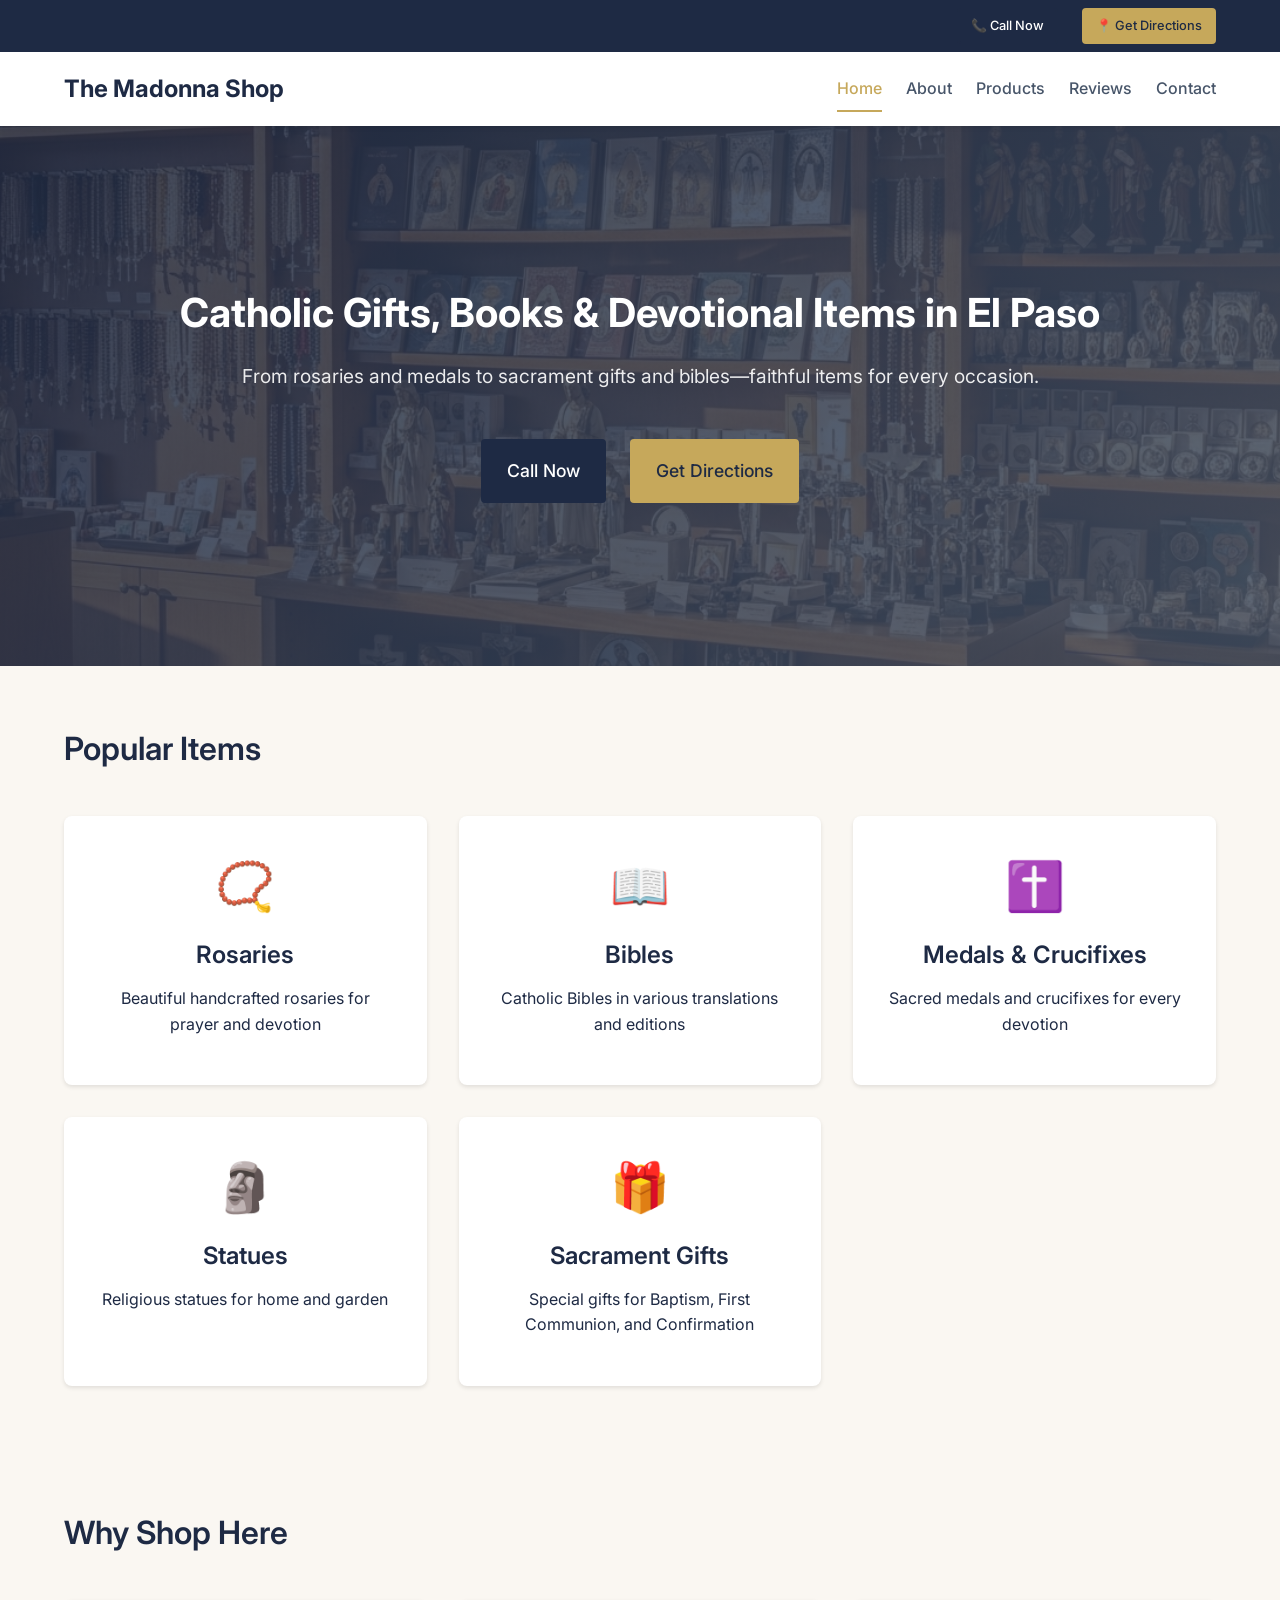
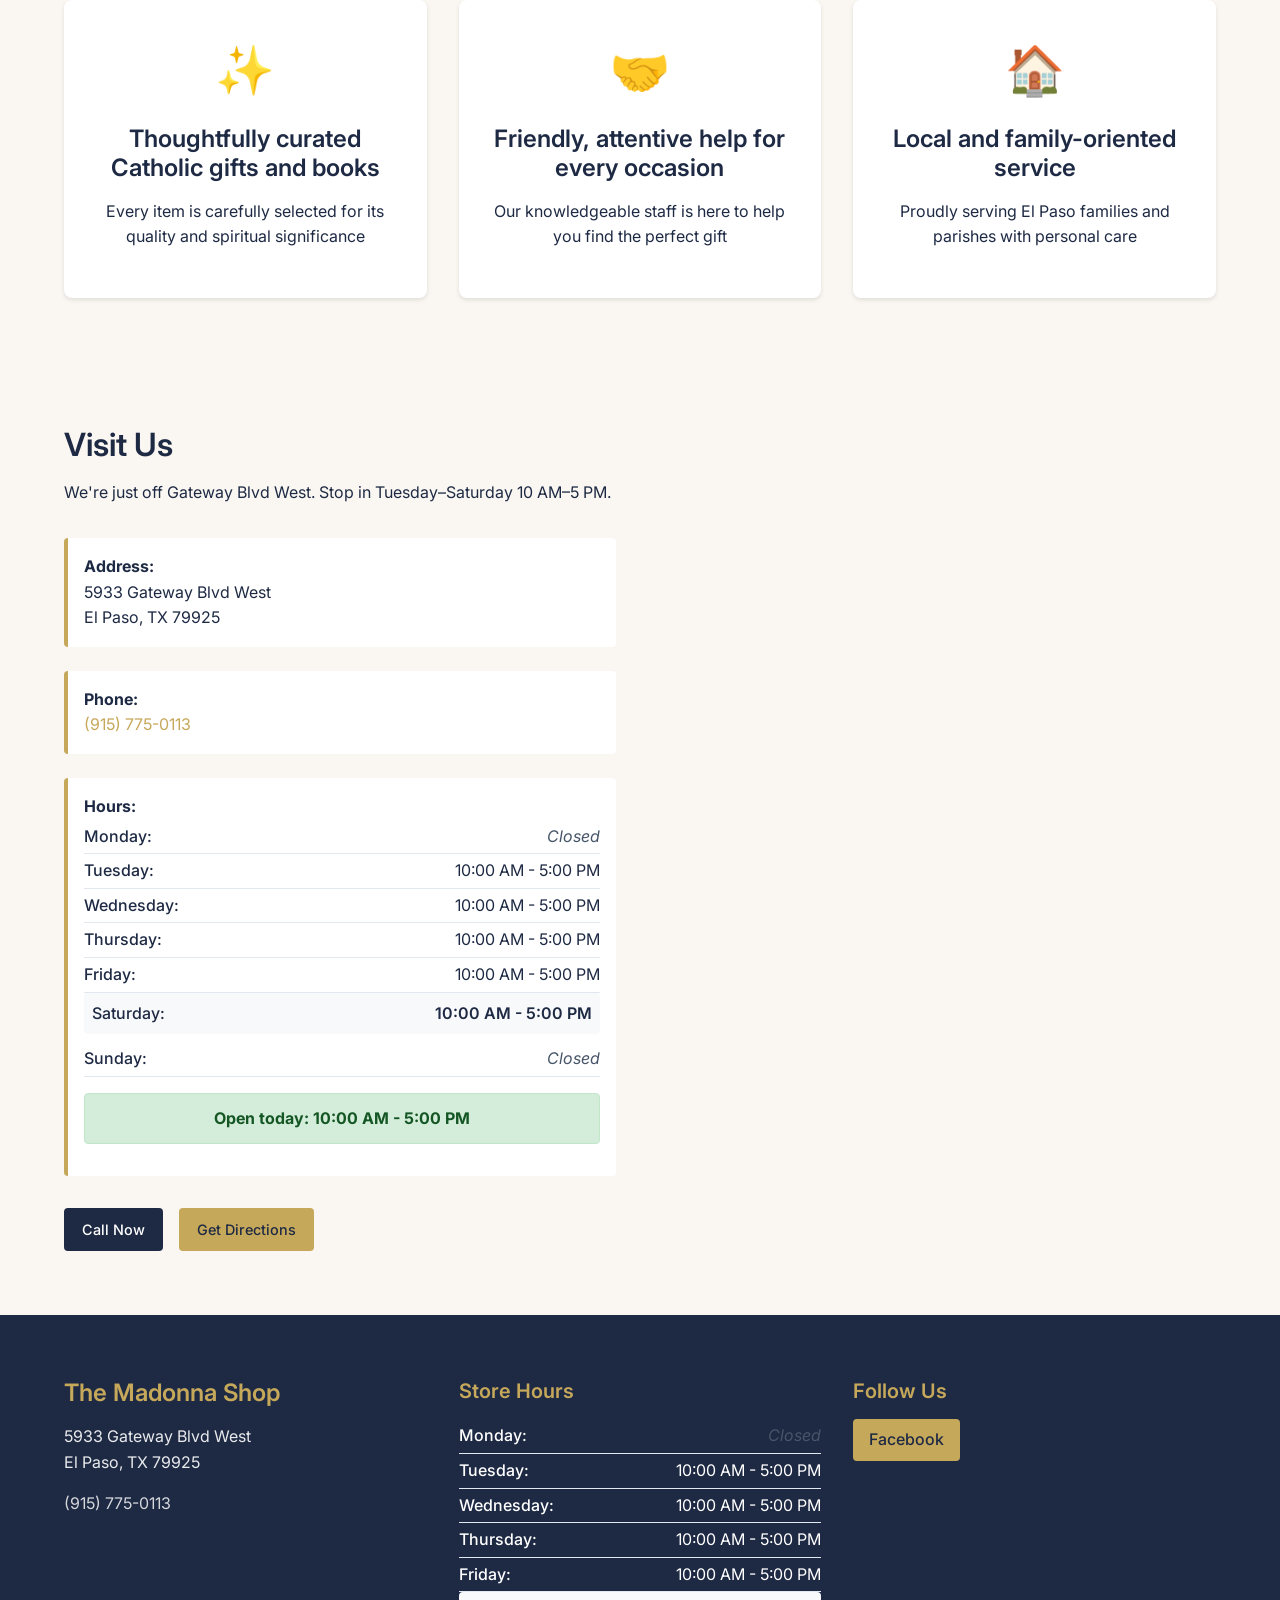
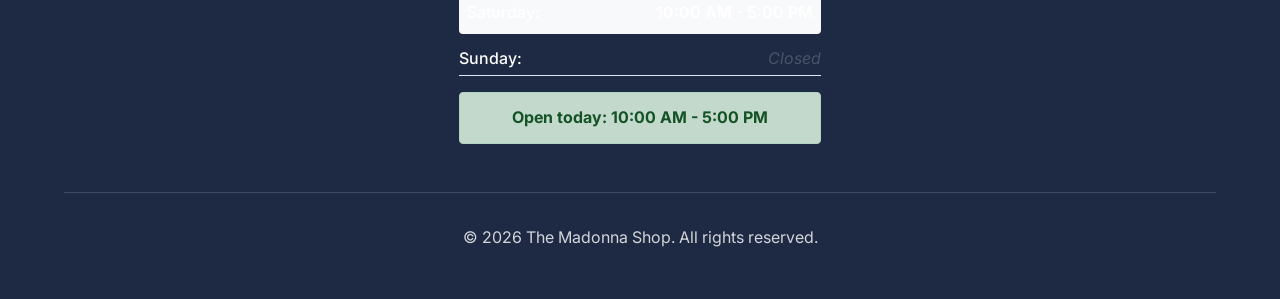
<file: index.html>
<!DOCTYPE html>
<html lang="en">
<head>
    <meta charset="UTF-8">
    <meta name="viewport" content="width=device-width, initial-scale=1.0">
    <title>Catholic Gifts, Books & Devotional Items in El Paso | The Madonna Shop</title>
    <meta name="description" content="The Madonna Shop offers Catholic gifts, books, rosaries, medals, and devotional items in El Paso, TX. Visit our religious goods store Tuesday-Saturday.">
    
    <!-- Open Graph -->
    <meta property="og:title" content="Catholic Gifts, Books & Devotional Items in El Paso | The Madonna Shop">
    <meta property="og:description" content="From rosaries and medals to sacrament gifts and bibles—faithful items for every occasion.">
    <meta property="og:type" content="website">
    <meta property="og:url" content="https://themadonnashop.com">
    <meta property="og:image" content="/assets/hero-image.jpg">
    
    <!-- Twitter Card -->
    <meta name="twitter:card" content="summary_large_image">
    <meta name="twitter:title" content="Catholic Gifts, Books & Devotional Items in El Paso | The Madonna Shop">
    <meta name="twitter:description" content="From rosaries and medals to sacrament gifts and bibles—faithful items for every occasion.">
    <meta name="twitter:image" content="/assets/hero-image.jpg">
    
    <!-- Favicon -->
    <link rel="icon" type="image/x-icon" href="/assets/favicon.ico">
    <link rel="shortcut icon" href="/assets/favicon.ico">
    
    <!-- Fonts -->
    <link rel="preconnect" href="https://fonts.googleapis.com">
    <link rel="preconnect" href="https://fonts.gstatic.com" crossorigin>
    <link href="https://fonts.googleapis.com/css2?family=Inter:wght@300;400;500;600;700&display=swap" rel="stylesheet">
    
    <!-- Styles -->
    <link rel="stylesheet" href="styles.css">
    
    <!-- JSON-LD Structured Data -->
    <script type="application/ld+json">
    {
        "@context": "https://schema.org",
        "@type": "Store",
        "name": "The Madonna Shop",
        "description": "Catholic religious goods store offering gifts, books, and devotional items",
        "url": "https://themadonnashop.com",
        "telephone": "+19157750113",
        "address": {
            "@type": "PostalAddress",
            "streetAddress": "5933 Gateway Blvd West",
            "addressLocality": "El Paso",
            "addressRegion": "TX",
            "postalCode": "79925",
            "addressCountry": "US"
        },
        "geo": {
            "@type": "GeoCoordinates",
            "latitude": "31.7619",
            "longitude": "-106.4850"
        },
        "openingHoursSpecification": [
            {
                "@type": "OpeningHoursSpecification",
                "dayOfWeek": ["Tuesday", "Wednesday", "Thursday", "Friday", "Saturday"],
                "opens": "10:00",
                "closes": "17:00"
            }
        ],
        "sameAs": ["https://www.facebook.com/p/The-Madonna-Shop-61569876284552/"],
        "image": "/assets/hero-image.jpg",
        "priceRange": "$"
    }
    </script>
</head>
<body>
    <!-- Quick Actions Bar -->
    <div class="quick-actions">
        <div class="container">
            <a href="tel:+19157750113" class="btn btn-primary btn-sm">📞 Call Now</a>
            <a href="https://maps.google.com/?q=5933+Gateway+Blvd+West,+El+Paso,+TX+79925" target="_blank" class="btn btn-secondary btn-sm">📍 Get Directions</a>
        </div>
    </div>

    <!-- Header -->
    <header class="header">
        <div class="container">
            <div class="logo">
                <a href="/">The Madonna Shop</a>
            </div>
            <nav class="nav">
                <a href="/" class="nav-link active">Home</a>
                <a href="/about.html" class="nav-link">About</a>
                <a href="/products.html" class="nav-link">Products</a>
                <a href="/reviews.html" class="nav-link">Reviews</a>
                <a href="/contact.html" class="nav-link">Contact</a>
            </nav>
        </div>
    </header>

    <!-- Hero Section -->
    <section class="hero">
        <div class="container">
            <div class="hero-content">
                <h1>Catholic Gifts, Books & Devotional Items in El Paso</h1>
                <p class="hero-subtitle">From rosaries and medals to sacrament gifts and bibles—faithful items for every occasion.</p>
                <div class="hero-actions">
                    <a href="tel:+19157750113" class="btn btn-primary btn-lg">Call Now</a>
                    <a href="https://maps.google.com/?q=5933+Gateway+Blvd+West,+El+Paso,+TX+79925" target="_blank" class="btn btn-secondary btn-lg">Get Directions</a>
                </div>
            </div>
        </div>
    </section>

    <!-- Popular Items Section -->
    <section class="popular-items">
        <div class="container">
            <h2>Popular Items</h2>
            <div class="items-grid">
                <div class="item-card">
                    <div class="item-icon">📿</div>
                    <h3>Rosaries</h3>
                    <p>Beautiful handcrafted rosaries for prayer and devotion</p>
                </div>
                <div class="item-card">
                    <div class="item-icon">📖</div>
                    <h3>Bibles</h3>
                    <p>Catholic Bibles in various translations and editions</p>
                </div>
                <div class="item-card">
                    <div class="item-icon">✝️</div>
                    <h3>Medals & Crucifixes</h3>
                    <p>Sacred medals and crucifixes for every devotion</p>
                </div>
                <div class="item-card">
                    <div class="item-icon">🗿</div>
                    <h3>Statues</h3>
                    <p>Religious statues for home and garden</p>
                </div>
                <div class="item-card">
                    <div class="item-icon">🎁</div>
                    <h3>Sacrament Gifts</h3>
                    <p>Special gifts for Baptism, First Communion, and Confirmation</p>
                </div>
            </div>
        </div>
    </section>

    <!-- Why Shop Here Section -->
    <section class="why-shop">
        <div class="container">
            <h2>Why Shop Here</h2>
            <div class="benefits-grid">
                <div class="benefit">
                    <div class="benefit-icon">✨</div>
                    <h3>Thoughtfully curated Catholic gifts and books</h3>
                    <p>Every item is carefully selected for its quality and spiritual significance</p>
                </div>
                <div class="benefit">
                    <div class="benefit-icon">🤝</div>
                    <h3>Friendly, attentive help for every occasion</h3>
                    <p>Our knowledgeable staff is here to help you find the perfect gift</p>
                </div>
                <div class="benefit">
                    <div class="benefit-icon">🏠</div>
                    <h3>Local and family-oriented service</h3>
                    <p>Proudly serving El Paso families and parishes with personal care</p>
                </div>
            </div>
        </div>
    </section>

    <!-- Visit Us Section -->
    <section class="visit-us">
        <div class="container">
            <div class="visit-content">
                <div class="visit-info">
                    <h2>Visit Us</h2>
                    <p class="visit-description">We're just off Gateway Blvd West. Stop in Tuesday–Saturday 10 AM–5 PM.</p>
                    
                    <div class="contact-info">
                        <div class="contact-item">
                            <strong>Address:</strong><br>
                            5933 Gateway Blvd West<br>
                            El Paso, TX 79925
                        </div>
                        <div class="contact-item">
                            <strong>Phone:</strong><br>
                            <a href="tel:+19157750113">(915) 775-0113</a>
                        </div>
                        <div class="contact-item">
                            <strong>Hours:</strong><br>
                            <div id="store-hours"></div>
                        </div>
                    </div>

                    <div class="visit-actions">
                        <a href="tel:+19157750113" class="btn btn-primary">Call Now</a>
                        <a href="https://maps.google.com/?q=5933+Gateway+Blvd+West,+El+Paso,+TX+79925" target="_blank" class="btn btn-secondary">Get Directions</a>
                    </div>
                </div>
                
                <div class="visit-map">
                    <iframe src="https://www.google.com/maps/embed?pb=!1m18!1m12!1m3!1d3390.8626!2d-106.4876!3d31.7619!2m3!1f0!2f0!3f0!3m2!1i1024!2i768!4f13.1!3m3!1m2!1s0x86e75c0c9e4d7b85%3A0x123456789abcdef!2s5933%20Gateway%20Blvd%20W%2C%20El%20Paso%2C%20TX%2079925!5e0!3m2!1sen!2sus!4v1726369000000" 
                            width="100%" 
                            height="300" 
                            style="border:0;" 
                            allowfullscreen="" 
                            loading="lazy" 
                            referrerpolicy="no-referrer-when-downgrade"
                            title="The Madonna Shop Location">
                    </iframe>
                </div>
            </div>
        </div>
    </section>

    <!-- Footer -->
    <footer class="footer">
        <div class="container">
            <div class="footer-content">
                <div class="footer-section">
                    <h3>The Madonna Shop</h3>
                    <p>5933 Gateway Blvd West<br>El Paso, TX 79925</p>
                    <p><a href="tel:+19157750113">(915) 775-0113</a></p>
                </div>
                
                <div class="footer-section">
                    <h4>Store Hours</h4>
                    <div id="footer-hours"></div>
                </div>
                
                <div class="footer-section">
                    <h4>Follow Us</h4>
                    <a href="https://www.facebook.com/p/The-Madonna-Shop-61569876284552/" target="_blank" class="social-link">Facebook</a>
                </div>
            </div>
            
            <div class="footer-bottom">
                <p>&copy; <span id="current-year"></span> The Madonna Shop. All rights reserved.</p>
            </div>
        </div>
    </footer>

    <script src="script.js"></script>
</body>
</html>
</file>
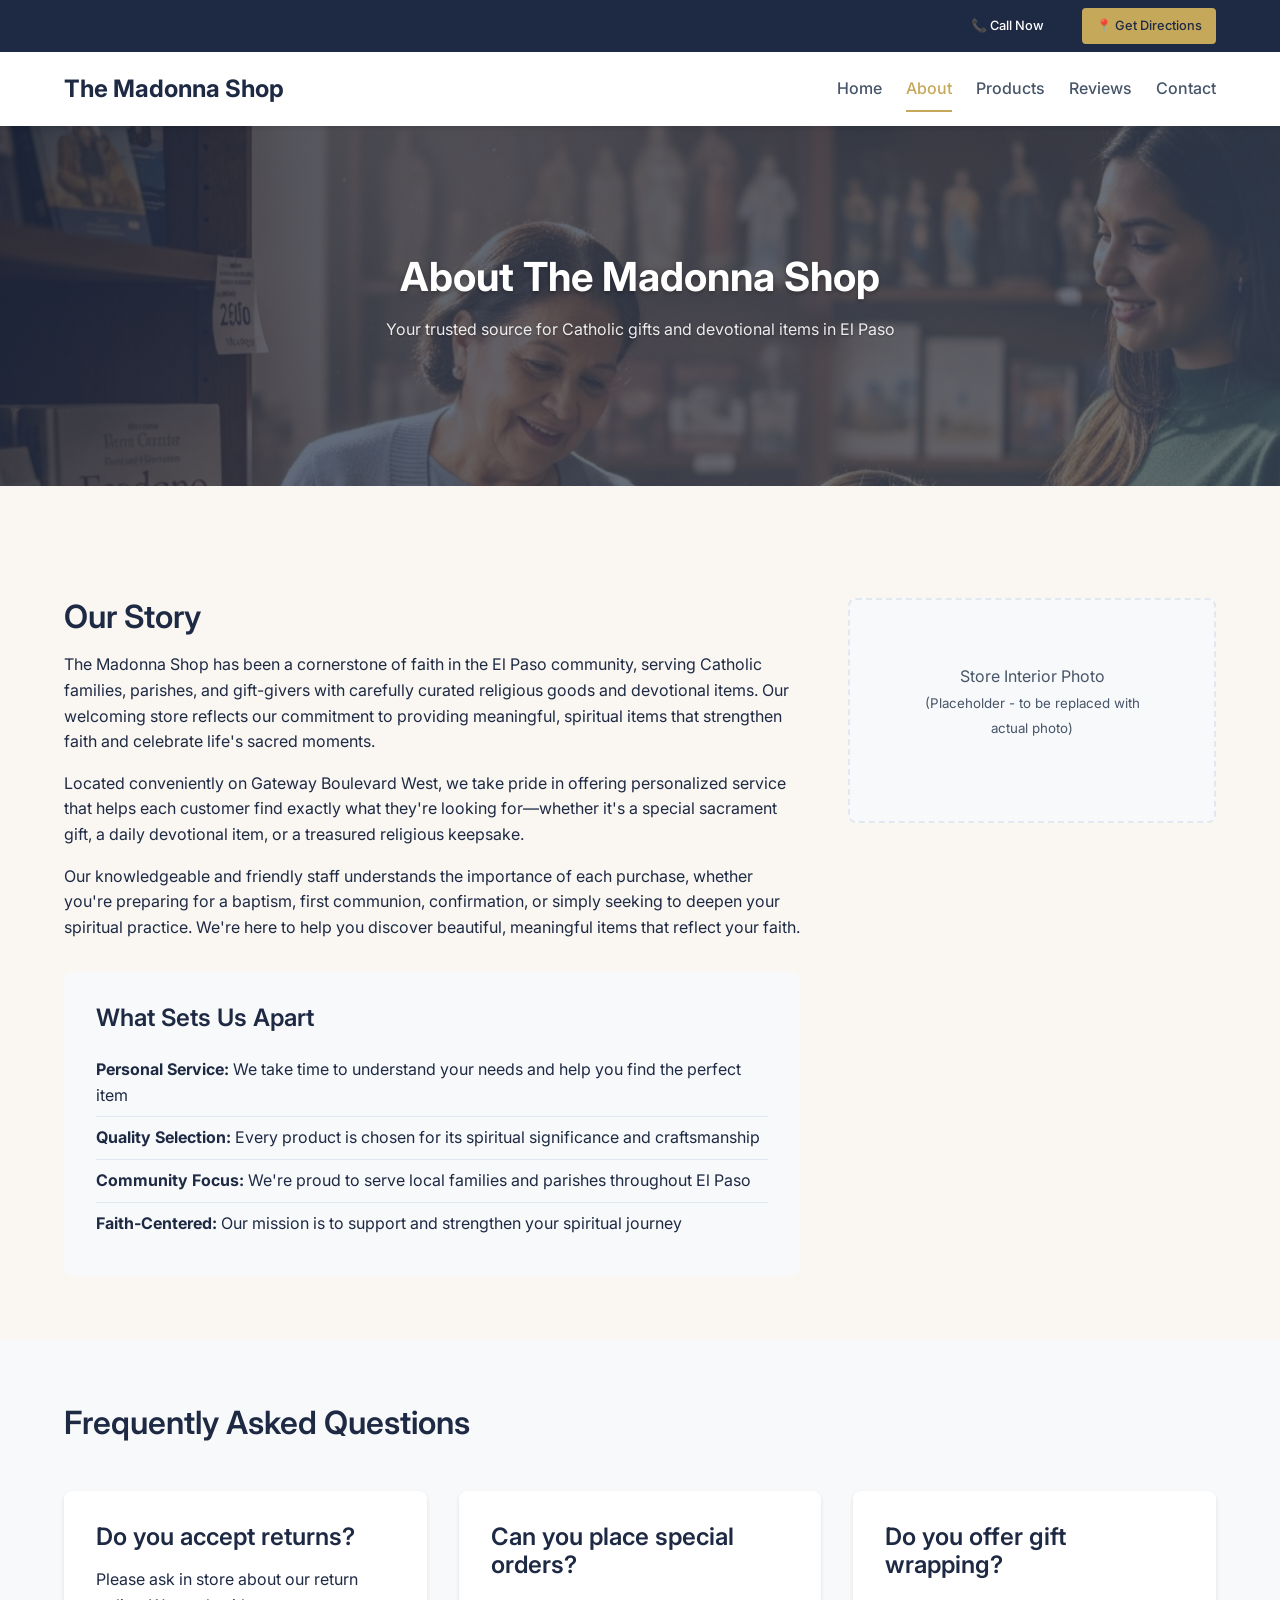
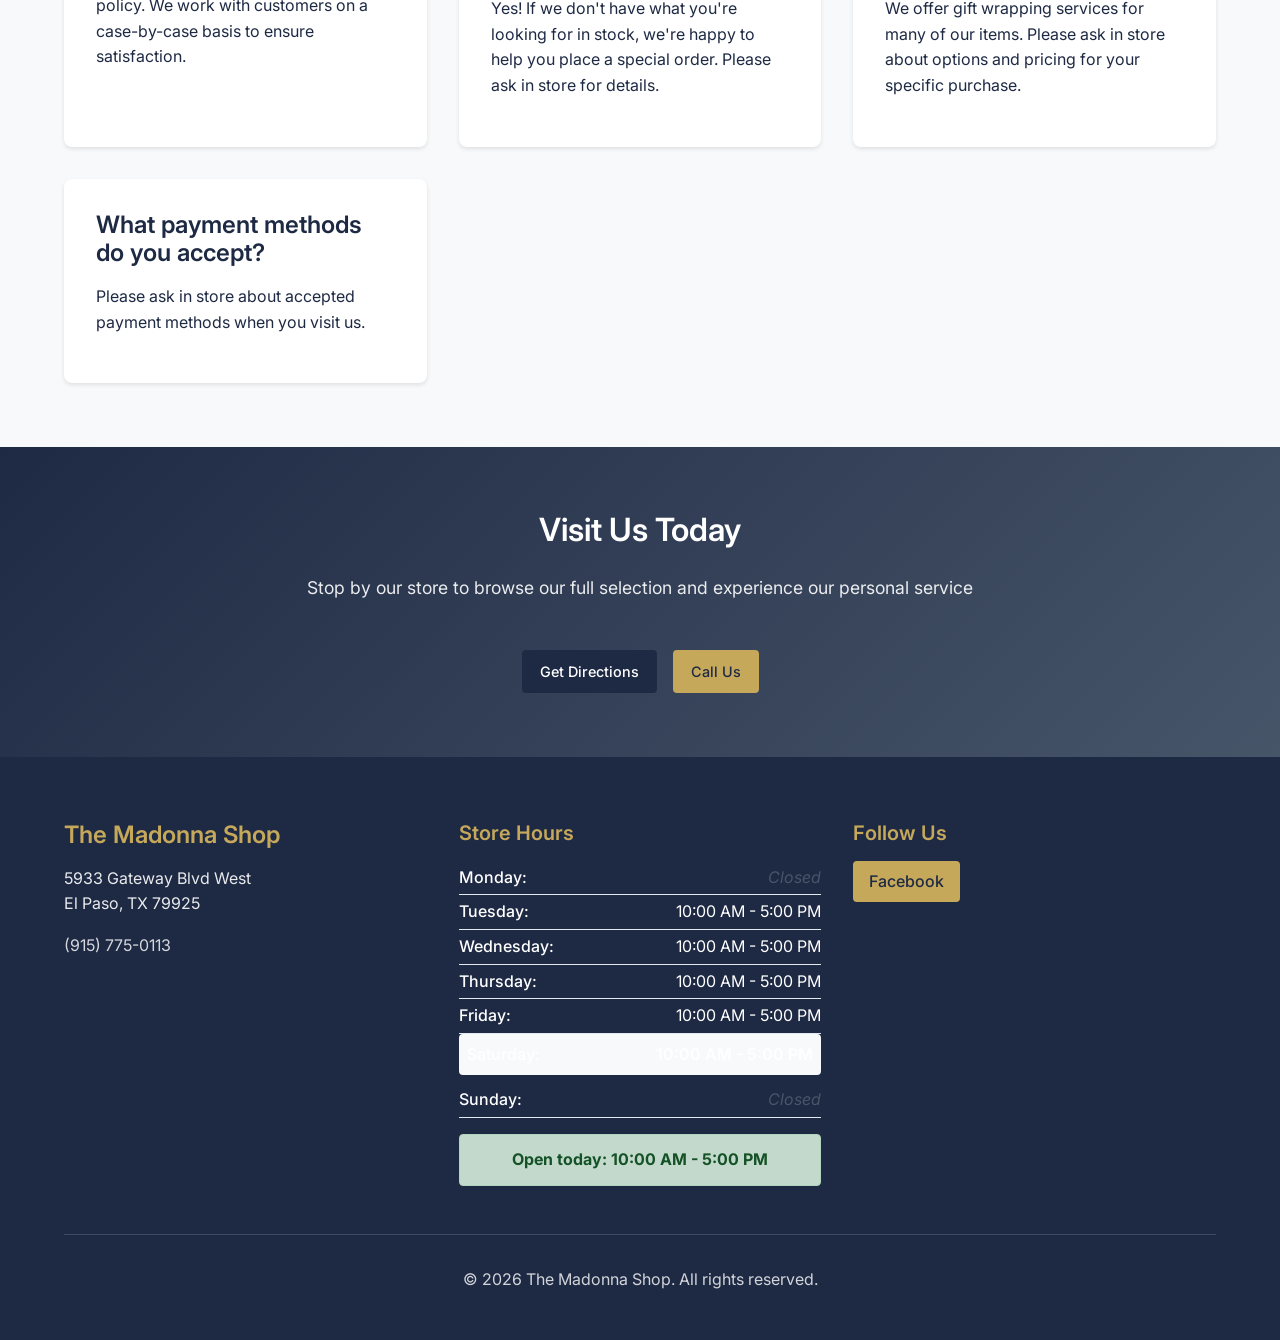
<file: about.html>
<!DOCTYPE html>
<html lang="en">
<head>
    <meta charset="UTF-8">
    <meta name="viewport" content="width=device-width, initial-scale=1.0">
    <title>About Us | The Madonna Shop - Catholic Religious Goods in El Paso</title>
    <meta name="description" content="Learn about The Madonna Shop, your local Catholic religious goods store in El Paso, TX. Family-oriented service since our founding.">
    
    <!-- Open Graph -->
    <meta property="og:title" content="About Us | The Madonna Shop - Catholic Religious Goods in El Paso">
    <meta property="og:description" content="Learn about The Madonna Shop, your local Catholic religious goods store in El Paso, TX.">
    <meta property="og:type" content="website">
    <meta property="og:url" content="https://themadonnashop.com/about">
    <meta property="og:image" content="/assets/about-hero.jpg">
    
    <!-- Favicon -->
    <link rel="icon" type="image/x-icon" href="/assets/favicon.ico">
    <link rel="shortcut icon" href="/assets/favicon.ico">
    
    <!-- Fonts -->
    <link rel="preconnect" href="https://fonts.googleapis.com">
    <link rel="preconnect" href="https://fonts.gstatic.com" crossorigin>
    <link href="https://fonts.googleapis.com/css2?family=Inter:wght@300;400;500;600;700&display=swap" rel="stylesheet">
    
    <!-- Styles -->
    <link rel="stylesheet" href="styles.css">
</head>
<body class="about-page">
    <!-- Quick Actions Bar -->
    <div class="quick-actions">
        <div class="container">
            <a href="tel:+19157750113" class="btn btn-primary btn-sm">📞 Call Now</a>
            <a href="https://maps.google.com/?q=5933+Gateway+Blvd+West,+El+Paso,+TX+79925" target="_blank" class="btn btn-secondary btn-sm">📍 Get Directions</a>
        </div>
    </div>

    <!-- Header -->
    <header class="header">
        <div class="container">
            <div class="logo">
                <a href="/">The Madonna Shop</a>
            </div>
            <nav class="nav">
                <a href="/" class="nav-link">Home</a>
                <a href="/about.html" class="nav-link active">About</a>
                <a href="/products.html" class="nav-link">Products</a>
                <a href="/reviews.html" class="nav-link">Reviews</a>
                <a href="/contact.html" class="nav-link">Contact</a>
            </nav>
        </div>
    </header>

    <!-- Page Header -->
    <section class="page-hero">
        <div class="container">
            <h1>About The Madonna Shop</h1>
            <p>Your trusted source for Catholic gifts and devotional items in El Paso</p>
        </div>
    </section>

    <!-- About Content -->
    <section class="about-content">
        <div class="container">
            <div class="about-grid">
                <div class="about-text">
                    <h2>Our Story</h2>
                    <p>The Madonna Shop has been a cornerstone of faith in the El Paso community, serving Catholic families, parishes, and gift-givers with carefully curated religious goods and devotional items. Our welcoming store reflects our commitment to providing meaningful, spiritual items that strengthen faith and celebrate life's sacred moments.</p>
                    
                    <p>Located conveniently on Gateway Boulevard West, we take pride in offering personalized service that helps each customer find exactly what they're looking for—whether it's a special sacrament gift, a daily devotional item, or a treasured religious keepsake.</p>
                    
                    <p>Our knowledgeable and friendly staff understands the importance of each purchase, whether you're preparing for a baptism, first communion, confirmation, or simply seeking to deepen your spiritual practice. We're here to help you discover beautiful, meaningful items that reflect your faith.</p>

                    <div class="about-values">
                        <h3>What Sets Us Apart</h3>
                        <ul>
                            <li><strong>Personal Service:</strong> We take time to understand your needs and help you find the perfect item</li>
                            <li><strong>Quality Selection:</strong> Every product is chosen for its spiritual significance and craftsmanship</li>
                            <li><strong>Community Focus:</strong> We're proud to serve local families and parishes throughout El Paso</li>
                            <li><strong>Faith-Centered:</strong> Our mission is to support and strengthen your spiritual journey</li>
                        </ul>
                    </div>
                </div>
                
                <div class="about-image">
                    <div class="placeholder-image">
                        <p>Store Interior Photo<br><small>(Placeholder - to be replaced with actual photo)</small></p>
                    </div>
                </div>
            </div>
        </div>
    </section>

    <!-- FAQ Section -->
    <section class="faq-section">
        <div class="container">
            <h2>Frequently Asked Questions</h2>
            <div class="faq-grid">
                <div class="faq-item">
                    <h3>Do you accept returns?</h3>
                    <p>Please ask in store about our return policy. We work with customers on a case-by-case basis to ensure satisfaction.</p>
                </div>
                
                <div class="faq-item">
                    <h3>Can you place special orders?</h3>
                    <p>Yes! If we don't have what you're looking for in stock, we're happy to help you place a special order. Please ask in store for details.</p>
                </div>
                
                <div class="faq-item">
                    <h3>Do you offer gift wrapping?</h3>
                    <p>We offer gift wrapping services for many of our items. Please ask in store about options and pricing for your specific purchase.</p>
                </div>
                
                <div class="faq-item">
                    <h3>What payment methods do you accept?</h3>
                    <p>Please ask in store about accepted payment methods when you visit us.</p>
                </div>
            </div>
        </div>
    </section>

    <!-- Call to Action -->
    <section class="cta-section">
        <div class="container">
            <div class="cta-content">
                <h2>Visit Us Today</h2>
                <p>Stop by our store to browse our full selection and experience our personal service</p>
                <div class="cta-actions">
                    <a href="/contact.html" class="btn btn-primary">Get Directions</a>
                    <a href="tel:+19157750113" class="btn btn-secondary">Call Us</a>
                </div>
            </div>
        </div>
    </section>

    <!-- Footer -->
    <footer class="footer">
        <div class="container">
            <div class="footer-content">
                <div class="footer-section">
                    <h3>The Madonna Shop</h3>
                    <p>5933 Gateway Blvd West<br>El Paso, TX 79925</p>
                    <p><a href="tel:+19157750113">(915) 775-0113</a></p>
                </div>
                
                <div class="footer-section">
                    <h4>Store Hours</h4>
                    <div id="footer-hours"></div>
                </div>
                
                <div class="footer-section">
                    <h4>Follow Us</h4>
                    <a href="https://www.facebook.com/p/The-Madonna-Shop-61569876284552/" target="_blank" class="social-link">Facebook</a>
                </div>
            </div>
            
            <div class="footer-bottom">
                <p>&copy; <span id="current-year"></span> The Madonna Shop. All rights reserved.</p>
            </div>
        </div>
    </footer>

    <script src="script.js"></script>
</body>
</html>
</file>
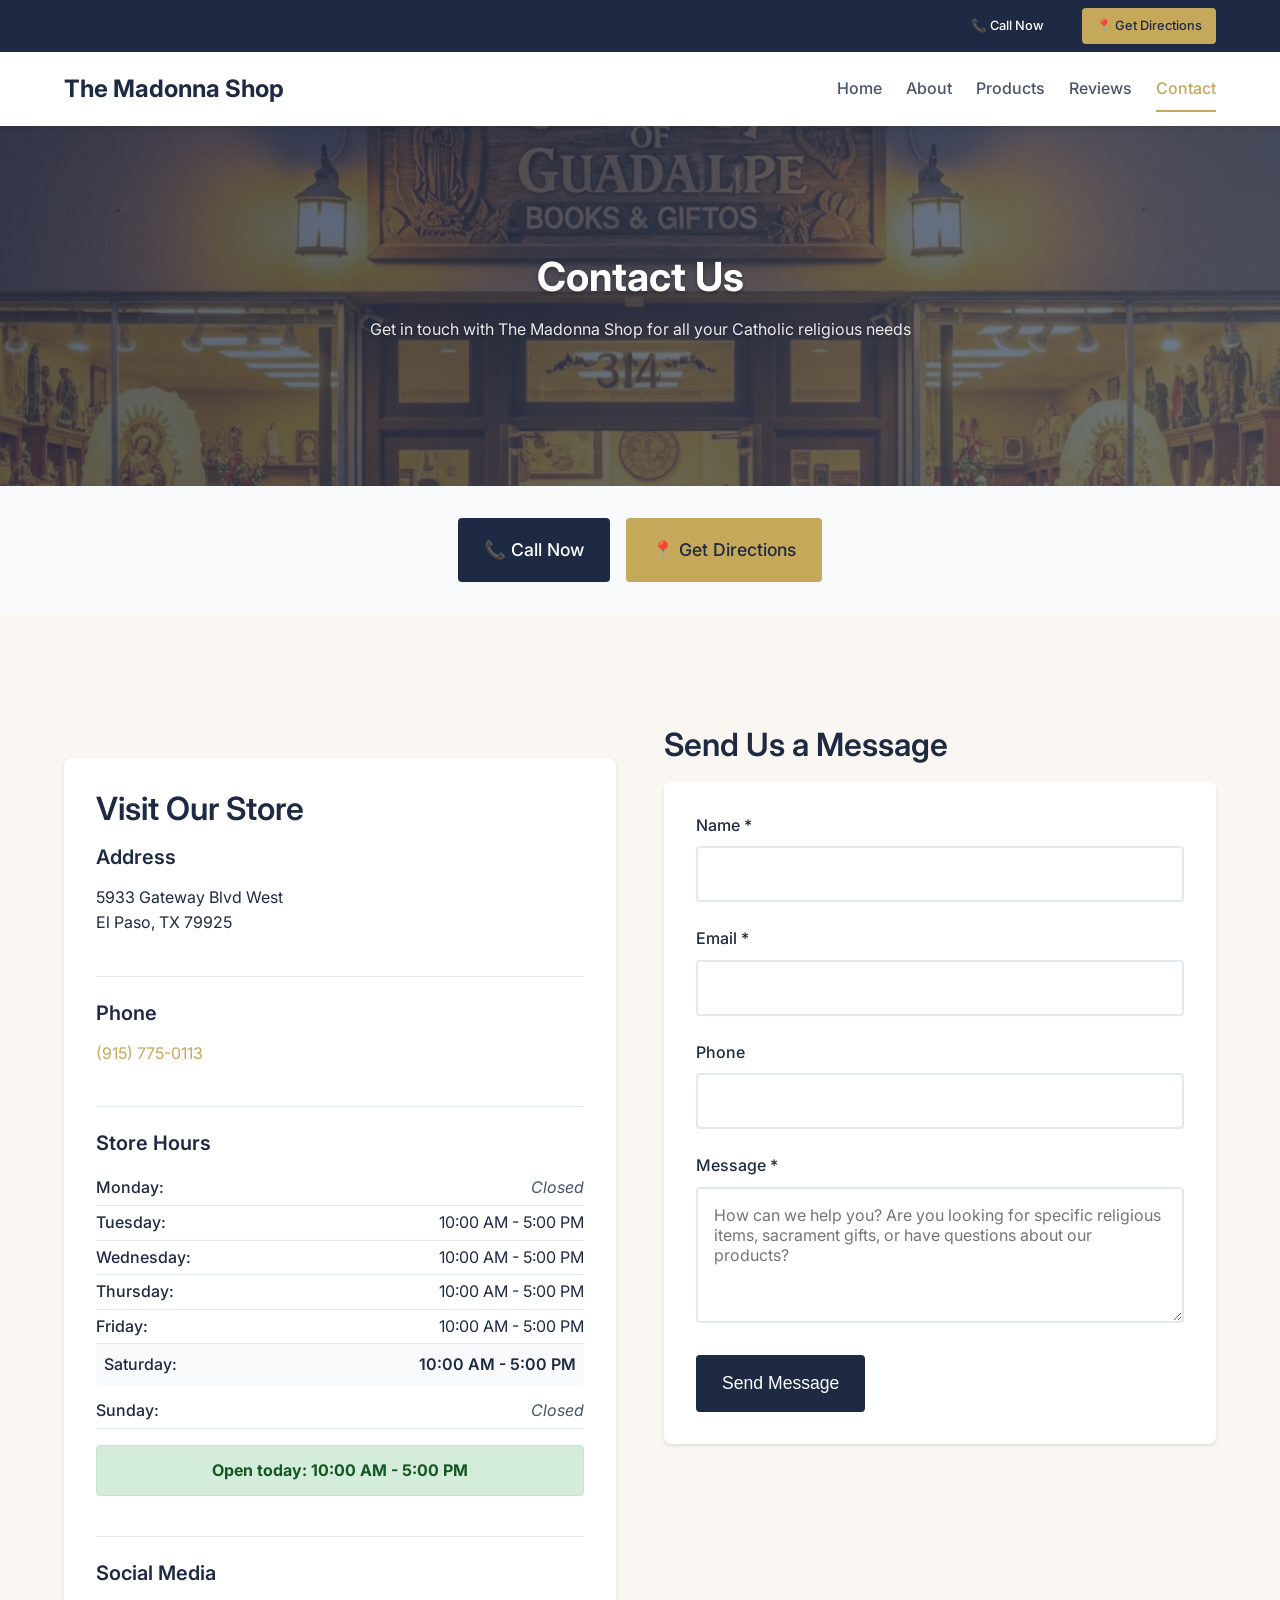
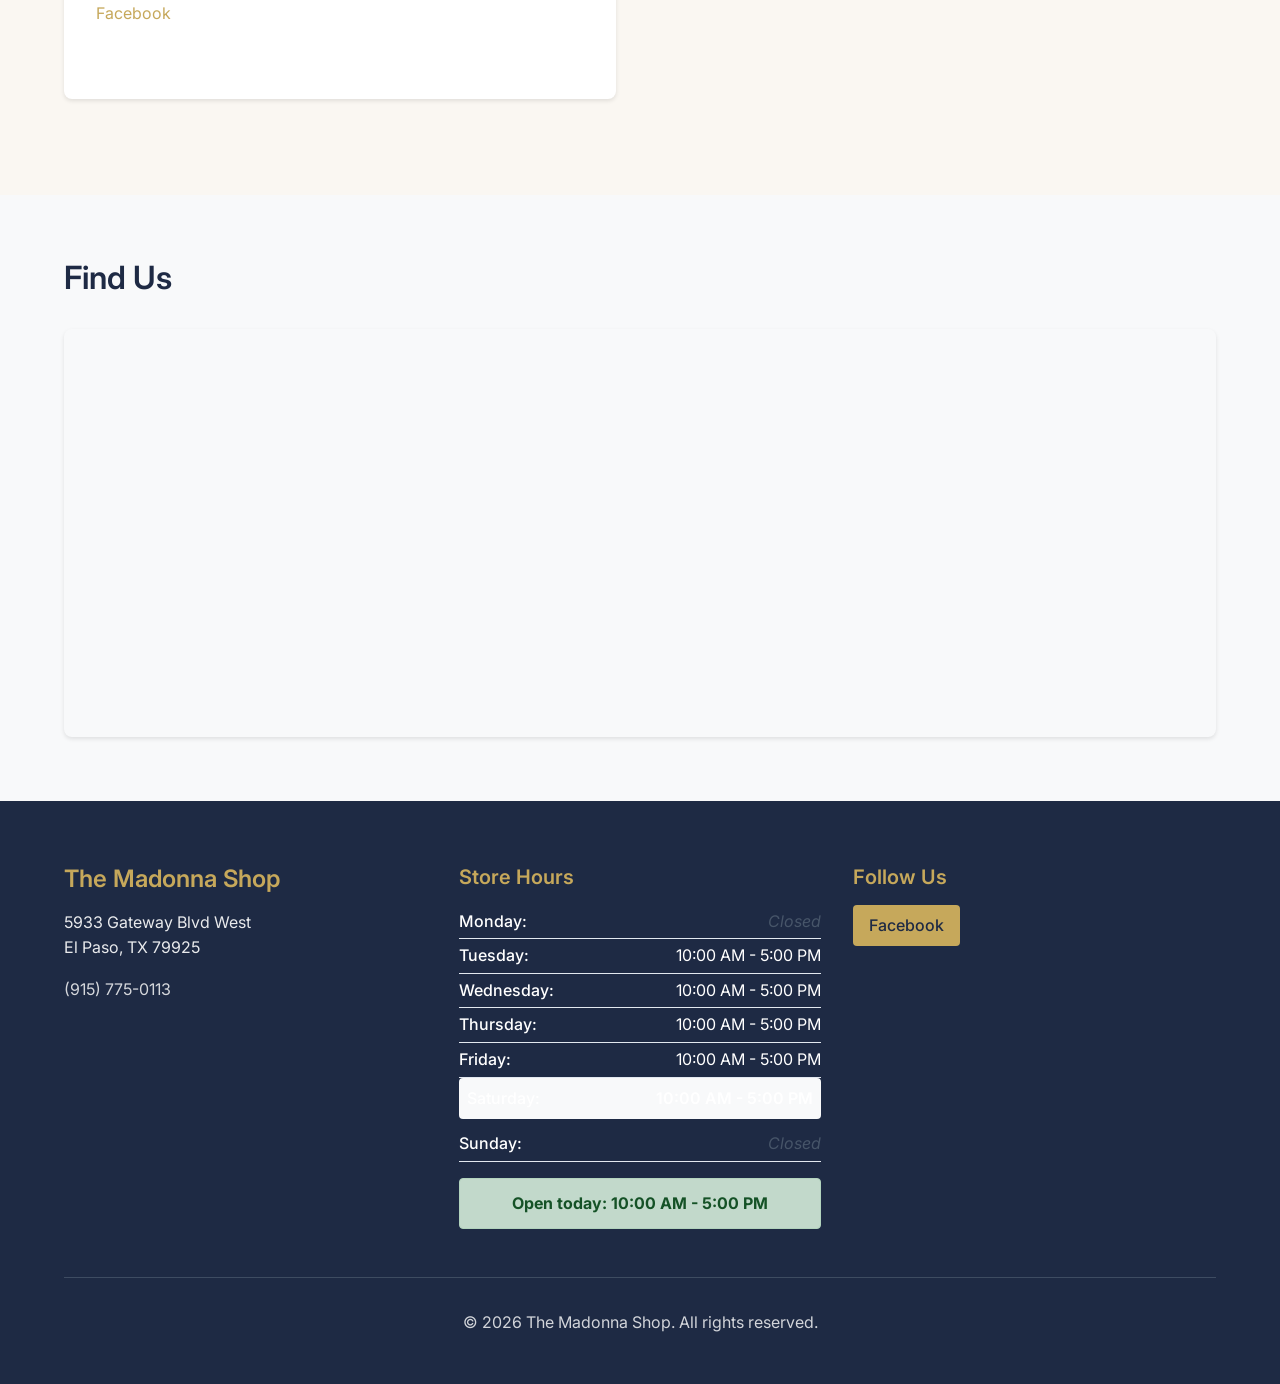
<file: contact.html>
<!DOCTYPE html>
<html lang="en">
<head>
    <meta charset="UTF-8">
    <meta name="viewport" content="width=device-width, initial-scale=1.0">
    <title>Contact Us | The Madonna Shop - Catholic Religious Goods El Paso</title>
    <meta name="description" content="Contact The Madonna Shop in El Paso, TX. Visit us at 5933 Gateway Blvd West, call (915) 775-0113, or send us a message.">
    
    <!-- Open Graph -->
    <meta property="og:title" content="Contact Us | The Madonna Shop - Catholic Religious Goods El Paso">
    <meta property="og:description" content="Contact The Madonna Shop in El Paso, TX. Visit us at 5933 Gateway Blvd West or call (915) 775-0113.">
    <meta property="og:type" content="website">
    <meta property="og:url" content="https://themadonnashop.com/contact">
    <meta property="og:image" content="/assets/contact-hero.jpg">
    
    <!-- Favicon -->
    <link rel="icon" type="image/x-icon" href="/assets/favicon.ico">
    <link rel="shortcut icon" href="/assets/favicon.ico">
    
    <!-- Fonts -->
    <link rel="preconnect" href="https://fonts.googleapis.com">
    <link rel="preconnect" href="https://fonts.gstatic.com" crossorigin>
    <link href="https://fonts.googleapis.com/css2?family=Inter:wght@300;400;500;600;700&display=swap" rel="stylesheet">
    
    <!-- Styles -->
    <link rel="stylesheet" href="styles.css">
</head>
<body class="contact-page">
    <!-- Quick Actions Bar -->
    <div class="quick-actions">
        <div class="container">
            <a href="tel:+19157750113" class="btn btn-primary btn-sm">📞 Call Now</a>
            <a href="https://maps.google.com/?q=5933+Gateway+Blvd+West,+El+Paso,+TX+79925" target="_blank" class="btn btn-secondary btn-sm">📍 Get Directions</a>
        </div>
    </div>

    <!-- Header -->
    <header class="header">
        <div class="container">
            <div class="logo">
                <a href="/">The Madonna Shop</a>
            </div>
            <nav class="nav">
                <a href="/" class="nav-link">Home</a>
                <a href="/about.html" class="nav-link">About</a>
                <a href="/products.html" class="nav-link">Products</a>
                <a href="/reviews.html" class="nav-link">Reviews</a>
                <a href="/contact.html" class="nav-link active">Contact</a>
            </nav>
        </div>
    </header>

    <!-- Page Header -->
    <section class="page-hero">
        <div class="container">
            <h1>Contact Us</h1>
            <p>Get in touch with The Madonna Shop for all your Catholic religious needs</p>
        </div>
    </section>

    <!-- Contact Actions -->
    <section class="contact-actions">
        <div class="container">
            <div class="action-buttons">
                <a href="tel:+19157750113" class="btn btn-primary btn-lg">📞 Call Now</a>
                <a href="https://maps.google.com/?q=5933+Gateway+Blvd+West,+El+Paso,+TX+79925" target="_blank" class="btn btn-secondary btn-lg">📍 Get Directions</a>
            </div>
        </div>
    </section>

    <!-- Contact Content -->
    <section class="contact-content">
        <div class="container">
            <div class="contact-grid">
                <!-- Contact Information -->
                <div class="contact-info">
                    <div class="contact-card">
                        <h2>Visit Our Store</h2>
                        
                        <div class="info-item">
                            <h4>Address</h4>
                            <p>5933 Gateway Blvd West<br>El Paso, TX 79925</p>
                        </div>
                        
                        <div class="info-item">
                            <h4>Phone</h4>
                            <p><a href="tel:+19157750113">(915) 775-0113</a></p>
                        </div>
                        
                        <div class="info-item">
                            <h4>Store Hours</h4>
                            <div id="contact-hours"></div>
                        </div>
                        
                        <div class="info-item">
                            <h4>Social Media</h4>
                            <p><a href="https://www.facebook.com/p/The-Madonna-Shop-61569876284552/" target="_blank">Facebook</a></p>
                        </div>
                    </div>
                </div>

                <!-- Contact Form -->
                <div class="contact-form-section">
                    <h2>Send Us a Message</h2>
                    <form id="contact-form" class="contact-form">
                        <div class="form-group">
                            <label for="name">Name *</label>
                            <input type="text" id="name" name="name" required>
                        </div>
                        
                        <div class="form-group">
                            <label for="email">Email *</label>
                            <input type="email" id="email" name="email" required>
                        </div>
                        
                        <div class="form-group">
                            <label for="phone">Phone</label>
                            <input type="tel" id="phone" name="phone">
                        </div>
                        
                        <div class="form-group">
                            <label for="message">Message *</label>
                            <textarea id="message" name="message" rows="5" required placeholder="How can we help you? Are you looking for specific religious items, sacrament gifts, or have questions about our products?"></textarea>
                        </div>
                        
                        <button type="submit" class="btn btn-primary btn-lg">Send Message</button>
                    </form>
                    
                    <!-- Success Message -->
                    <div id="success-message" class="success-message" style="display: none;">
                        <h3>✅ Message Sent!</h3>
                        <p>Thank you for contacting The Madonna Shop. We'll get back to you soon!</p>
                    </div>
                    
                    <!-- Form Instructions for Developers -->
                    <!-- 
                    TODO: Replace the placeholder form submission with actual webhook
                    Current form uses JavaScript to show success message
                    To connect to Hexona/GoHighLevel:
                    1. Update the form action attribute with your webhook URL
                    2. Modify the JavaScript in script.js to handle real form submission
                    3. Update success/error handling as needed
                    -->
                </div>
            </div>
        </div>
    </section>

    <!-- Map Section -->
    <section class="map-section">
        <div class="container">
            <h2>Find Us</h2>
            <div class="map-container">
                <iframe src="https://www.google.com/maps/embed?pb=!1m18!1m12!1m3!1d3390.8626!2d-106.4876!3d31.7619!2m3!1f0!2f0!3f0!3m2!1i1024!2i768!4f13.1!3m3!1m2!1s0x86e75c0c9e4d7b85%3A0x123456789abcdef!2s5933%20Gateway%20Blvd%20W%2C%20El%20Paso%2C%20TX%2079925!5e0!3m2!1sen!2sus!4v1726369000000" 
                        width="100%" 
                        height="400" 
                        style="border:0;" 
                        allowfullscreen="" 
                        loading="lazy" 
                        referrerpolicy="no-referrer-when-downgrade"
                        title="The Madonna Shop Location">
                </iframe>
            </div>
        </div>
    </section>

    <!-- Footer -->
    <footer class="footer">
        <div class="container">
            <div class="footer-content">
                <div class="footer-section">
                    <h3>The Madonna Shop</h3>
                    <p>5933 Gateway Blvd West<br>El Paso, TX 79925</p>
                    <p><a href="tel:+19157750113">(915) 775-0113</a></p>
                </div>
                
                <div class="footer-section">
                    <h4>Store Hours</h4>
                    <div id="footer-hours"></div>
                </div>
                
                <div class="footer-section">
                    <h4>Follow Us</h4>
                    <a href="https://www.facebook.com/p/The-Madonna-Shop-61569876284552/" target="_blank" class="social-link">Facebook</a>
                </div>
            </div>
            
            <div class="footer-bottom">
                <p>&copy; <span id="current-year"></span> The Madonna Shop. All rights reserved.</p>
            </div>
        </div>
    </footer>

    <script src="script.js"></script>
</body>
</html>
</file>
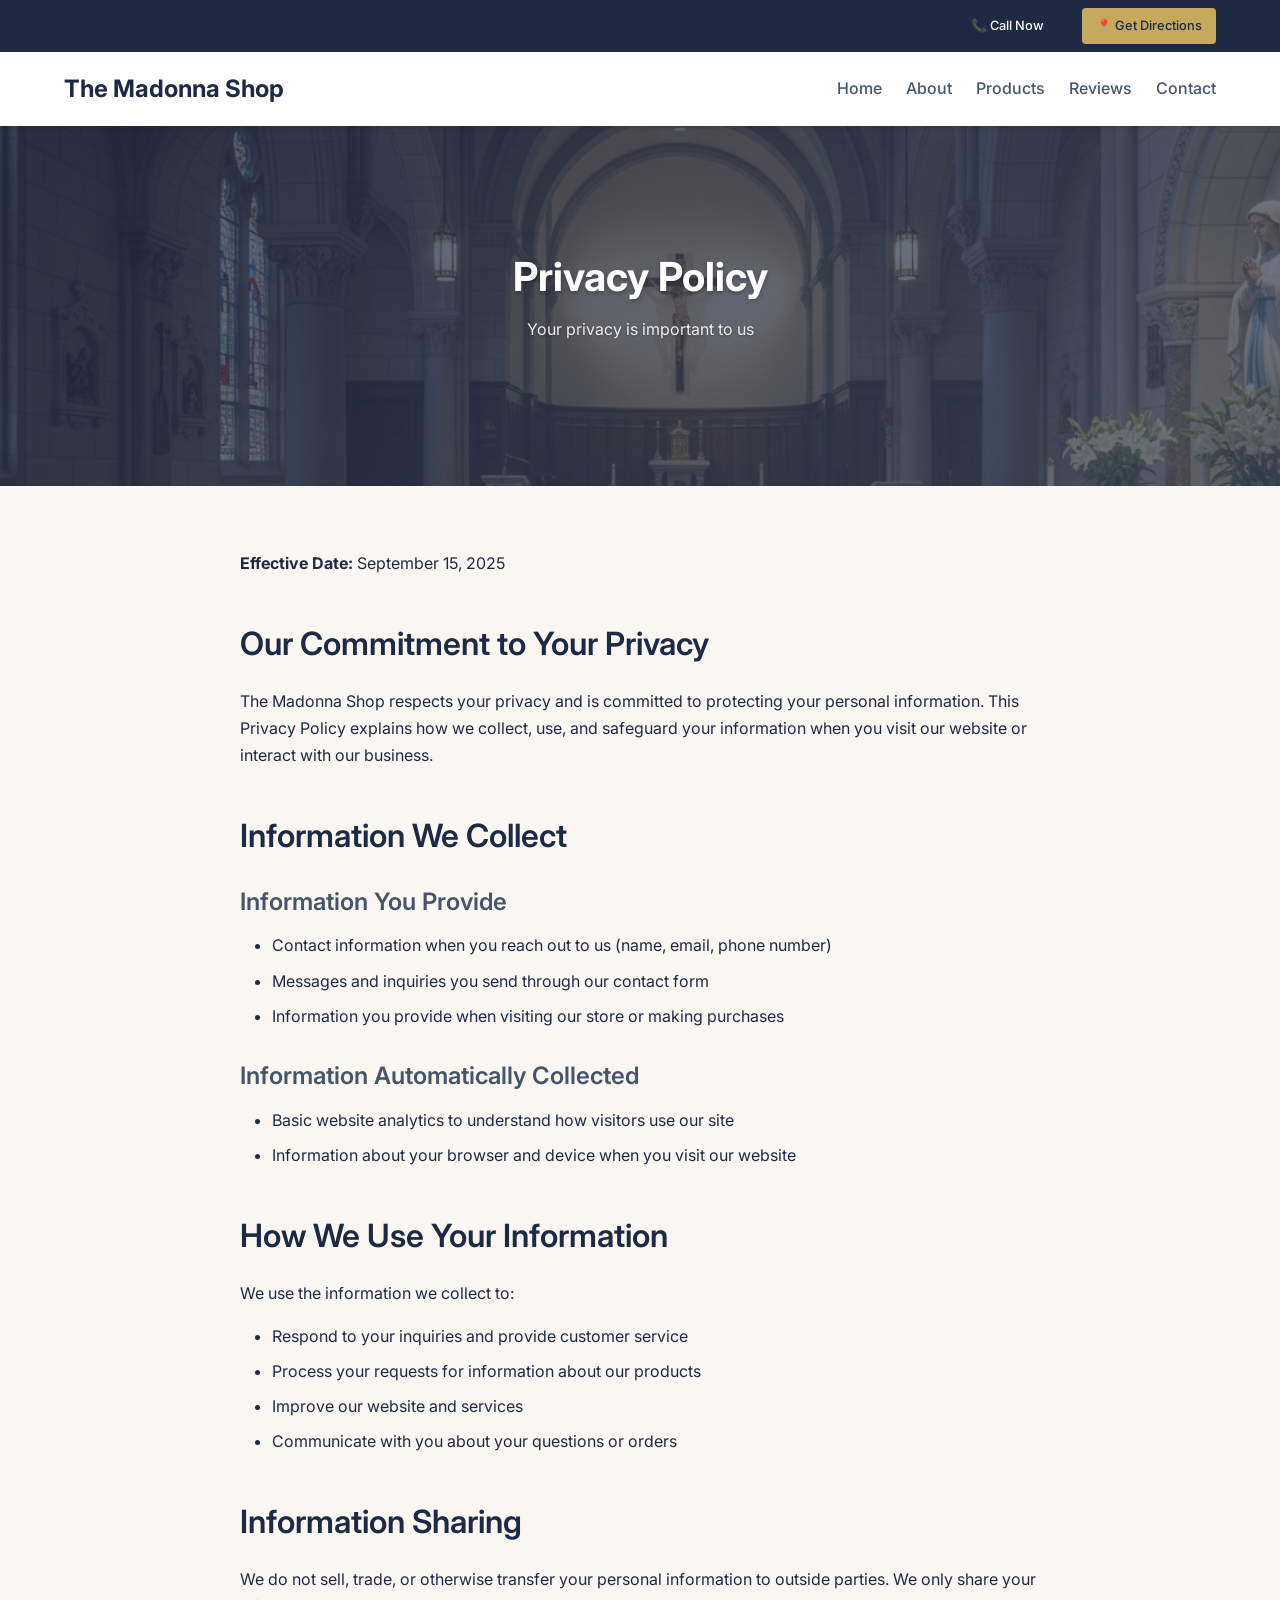
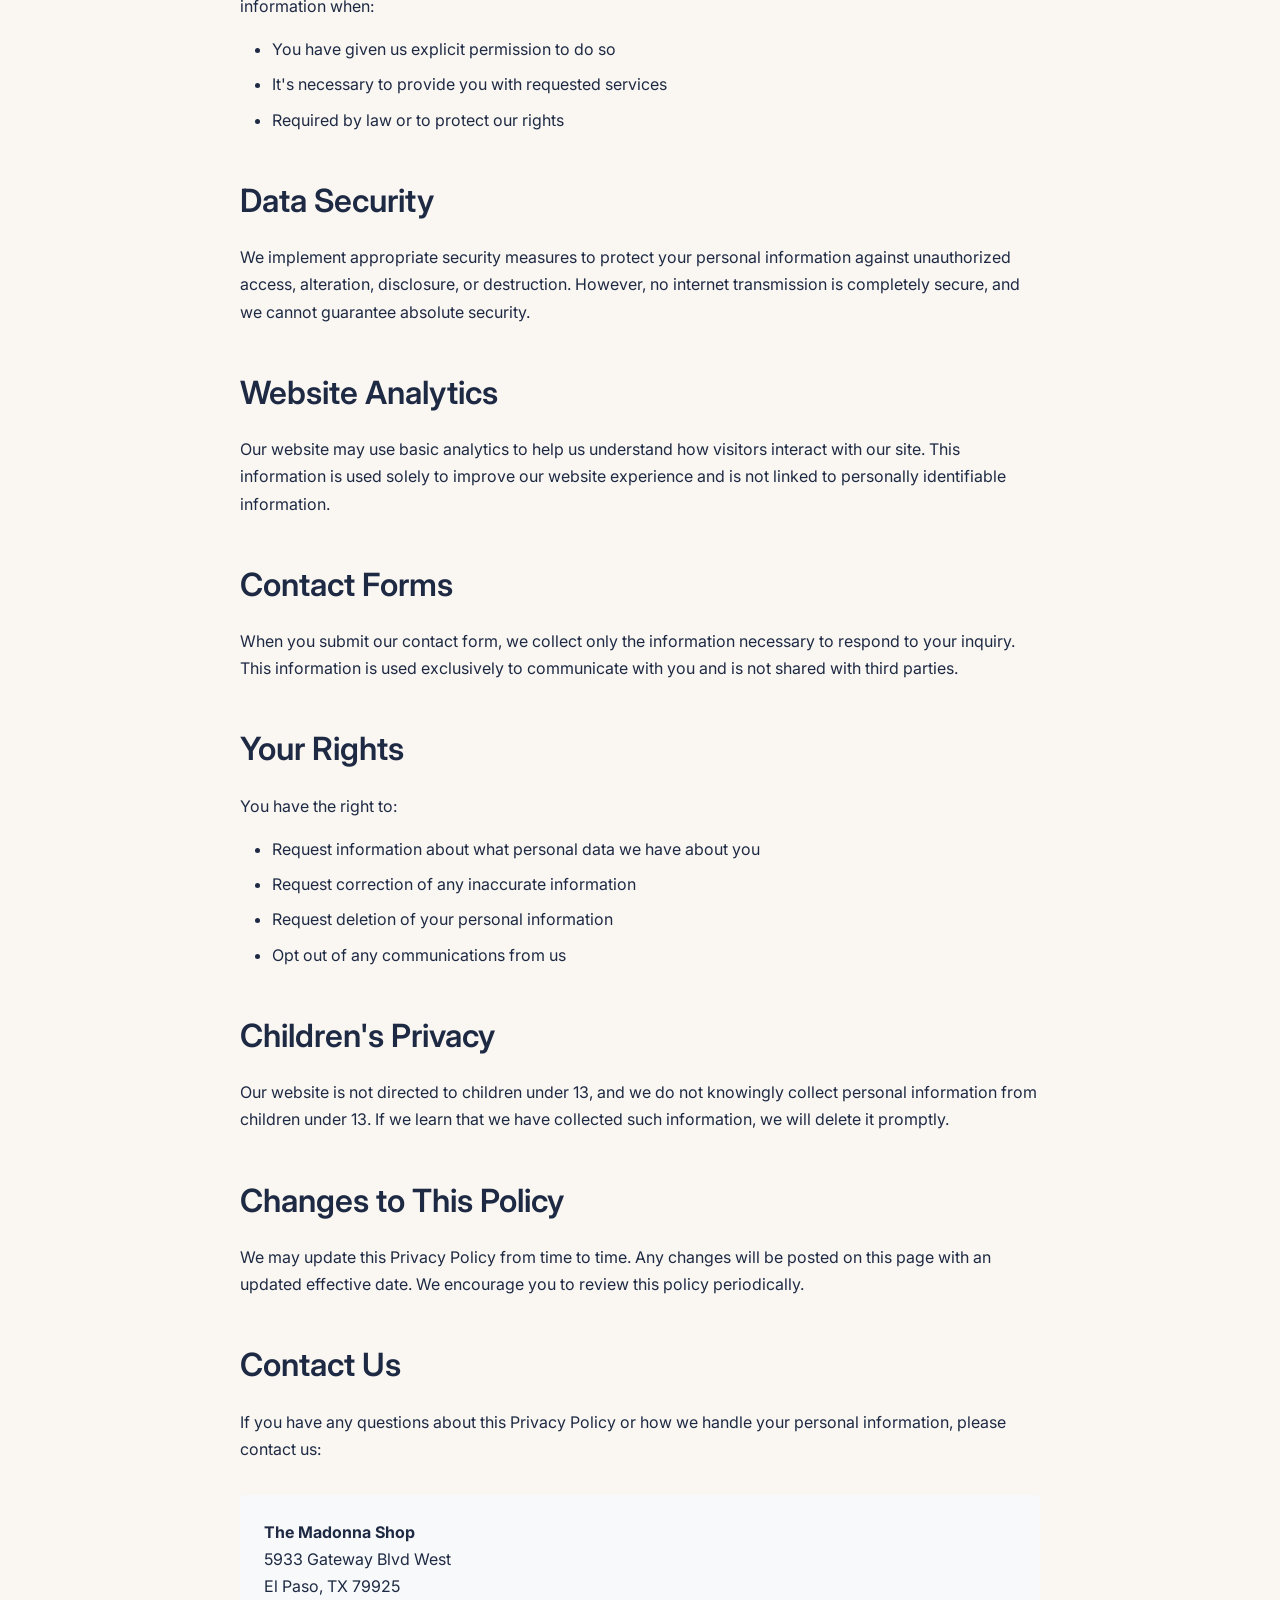
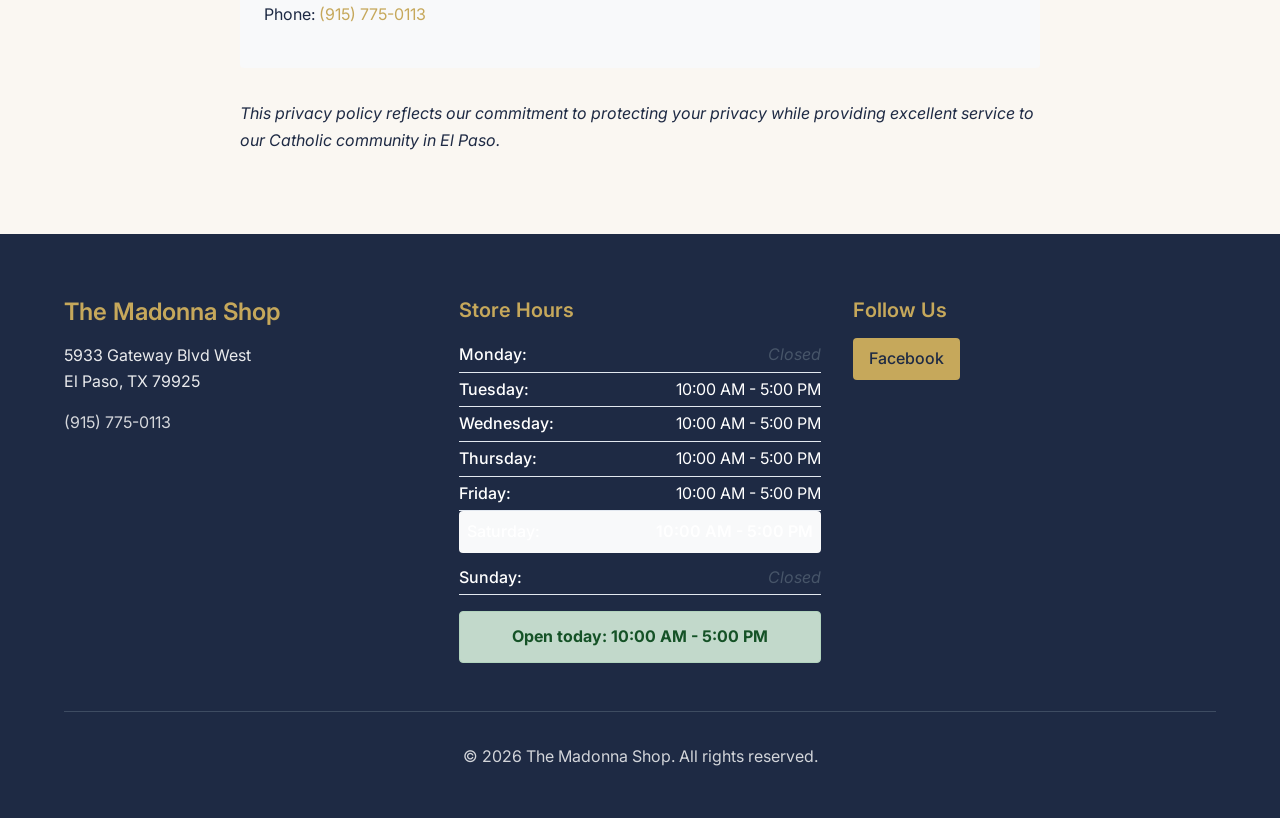
<file: privacy.html>
<!DOCTYPE html>
<html lang="en">
<head>
    <meta charset="UTF-8">
    <meta name="viewport" content="width=device-width, initial-scale=1.0">
    <title>Privacy Policy | The Madonna Shop</title>
    <meta name="description" content="Privacy policy for The Madonna Shop. Learn how we handle your personal information and protect your privacy.">
    
    <!-- Open Graph -->
    <meta property="og:title" content="Privacy Policy | The Madonna Shop">
    <meta property="og:description" content="Privacy policy for The Madonna Shop. Learn how we handle your personal information and protect your privacy.">
    <meta property="og:type" content="website">
    <meta property="og:url" content="https://themadonnashop.com/privacy">
    <meta property="og:image" content="/assets/privacy-hero.jpg">
    
    <!-- Favicon -->
    <link rel="icon" type="image/x-icon" href="/assets/favicon.ico">
    <link rel="shortcut icon" href="/assets/favicon.ico">
    
    <!-- Fonts -->
    <link rel="preconnect" href="https://fonts.googleapis.com">
    <link rel="preconnect" href="https://fonts.gstatic.com" crossorigin>
    <link href="https://fonts.googleapis.com/css2?family=Inter:wght@300;400;500;600;700&display=swap" rel="stylesheet">
    
    <!-- Styles -->
    <link rel="stylesheet" href="styles.css">
</head>
<body class="privacy-page">
    <!-- Quick Actions Bar -->
    <div class="quick-actions">
        <div class="container">
            <a href="tel:+19157750113" class="btn btn-primary btn-sm">📞 Call Now</a>
            <a href="https://maps.google.com/?q=5933+Gateway+Blvd+West,+El+Paso,+TX+79925" target="_blank" class="btn btn-secondary btn-sm">📍 Get Directions</a>
        </div>
    </div>

    <!-- Header -->
    <header class="header">
        <div class="container">
            <div class="logo">
                <a href="/">The Madonna Shop</a>
            </div>
            <nav class="nav">
                <a href="/" class="nav-link">Home</a>
                <a href="/about.html" class="nav-link">About</a>
                <a href="/products.html" class="nav-link">Products</a>
                <a href="/reviews.html" class="nav-link">Reviews</a>
                <a href="/contact.html" class="nav-link">Contact</a>
            </nav>
        </div>
    </header>

    <!-- Page Header -->
    <section class="page-hero">
        <div class="container">
            <h1>Privacy Policy</h1>
            <p>Your privacy is important to us</p>
        </div>
    </section>

    <!-- Privacy Content -->
    <section class="privacy-content">
        <div class="container">
            <div class="privacy-text">
                <p><strong>Effective Date:</strong> September 15, 2025</p>
                
                <h2>Our Commitment to Your Privacy</h2>
                <p>The Madonna Shop respects your privacy and is committed to protecting your personal information. This Privacy Policy explains how we collect, use, and safeguard your information when you visit our website or interact with our business.</p>

                <h2>Information We Collect</h2>
                <h3>Information You Provide</h3>
                <ul>
                    <li>Contact information when you reach out to us (name, email, phone number)</li>
                    <li>Messages and inquiries you send through our contact form</li>
                    <li>Information you provide when visiting our store or making purchases</li>
                </ul>

                <h3>Information Automatically Collected</h3>
                <ul>
                    <li>Basic website analytics to understand how visitors use our site</li>
                    <li>Information about your browser and device when you visit our website</li>
                </ul>

                <h2>How We Use Your Information</h2>
                <p>We use the information we collect to:</p>
                <ul>
                    <li>Respond to your inquiries and provide customer service</li>
                    <li>Process your requests for information about our products</li>
                    <li>Improve our website and services</li>
                    <li>Communicate with you about your questions or orders</li>
                </ul>

                <h2>Information Sharing</h2>
                <p>We do not sell, trade, or otherwise transfer your personal information to outside parties. We only share your information when:</p>
                <ul>
                    <li>You have given us explicit permission to do so</li>
                    <li>It's necessary to provide you with requested services</li>
                    <li>Required by law or to protect our rights</li>
                </ul>

                <h2>Data Security</h2>
                <p>We implement appropriate security measures to protect your personal information against unauthorized access, alteration, disclosure, or destruction. However, no internet transmission is completely secure, and we cannot guarantee absolute security.</p>

                <h2>Website Analytics</h2>
                <p>Our website may use basic analytics to help us understand how visitors interact with our site. This information is used solely to improve our website experience and is not linked to personally identifiable information.</p>

                <h2>Contact Forms</h2>
                <p>When you submit our contact form, we collect only the information necessary to respond to your inquiry. This information is used exclusively to communicate with you and is not shared with third parties.</p>

                <h2>Your Rights</h2>
                <p>You have the right to:</p>
                <ul>
                    <li>Request information about what personal data we have about you</li>
                    <li>Request correction of any inaccurate information</li>
                    <li>Request deletion of your personal information</li>
                    <li>Opt out of any communications from us</li>
                </ul>

                <h2>Children's Privacy</h2>
                <p>Our website is not directed to children under 13, and we do not knowingly collect personal information from children under 13. If we learn that we have collected such information, we will delete it promptly.</p>

                <h2>Changes to This Policy</h2>
                <p>We may update this Privacy Policy from time to time. Any changes will be posted on this page with an updated effective date. We encourage you to review this policy periodically.</p>

                <h2>Contact Us</h2>
                <p>If you have any questions about this Privacy Policy or how we handle your personal information, please contact us:</p>
                
                <div class="contact-details">
                    <p><strong>The Madonna Shop</strong><br>
                    5933 Gateway Blvd West<br>
                    El Paso, TX 79925<br>
                    Phone: <a href="tel:+19157750113">(915) 775-0113</a></p>
                </div>

                <p><em>This privacy policy reflects our commitment to protecting your privacy while providing excellent service to our Catholic community in El Paso.</em></p>
            </div>
        </div>
    </section>

    <!-- Footer -->
    <footer class="footer">
        <div class="container">
            <div class="footer-content">
                <div class="footer-section">
                    <h3>The Madonna Shop</h3>
                    <p>5933 Gateway Blvd West<br>El Paso, TX 79925</p>
                    <p><a href="tel:+19157750113">(915) 775-0113</a></p>
                </div>
                
                <div class="footer-section">
                    <h4>Store Hours</h4>
                    <div id="footer-hours"></div>
                </div>
                
                <div class="footer-section">
                    <h4>Follow Us</h4>
                    <a href="https://www.facebook.com/p/The-Madonna-Shop-61569876284552/" target="_blank" class="social-link">Facebook</a>
                </div>
            </div>
            
            <div class="footer-bottom">
                <p>&copy; <span id="current-year"></span> The Madonna Shop. All rights reserved.</p>
            </div>
        </div>
    </footer>

    <script src="script.js"></script>
</body>
</html>
</file>
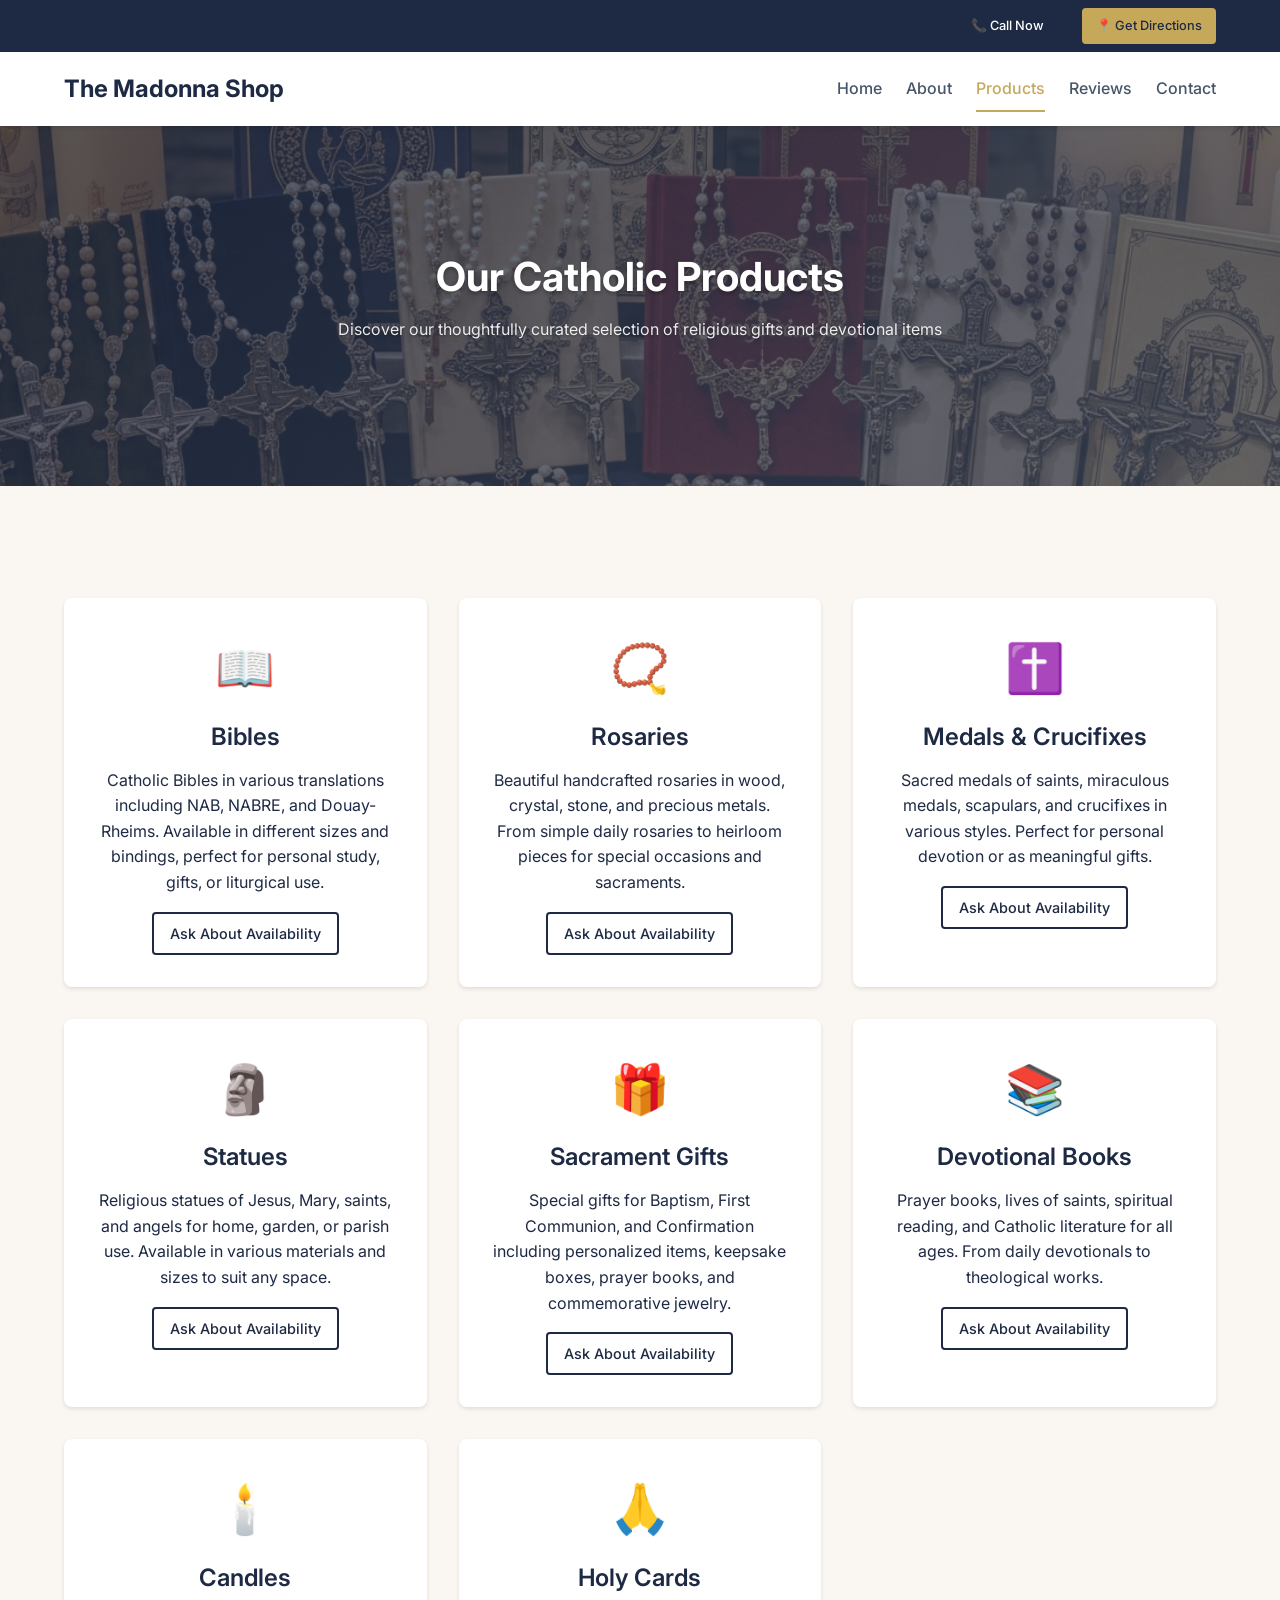
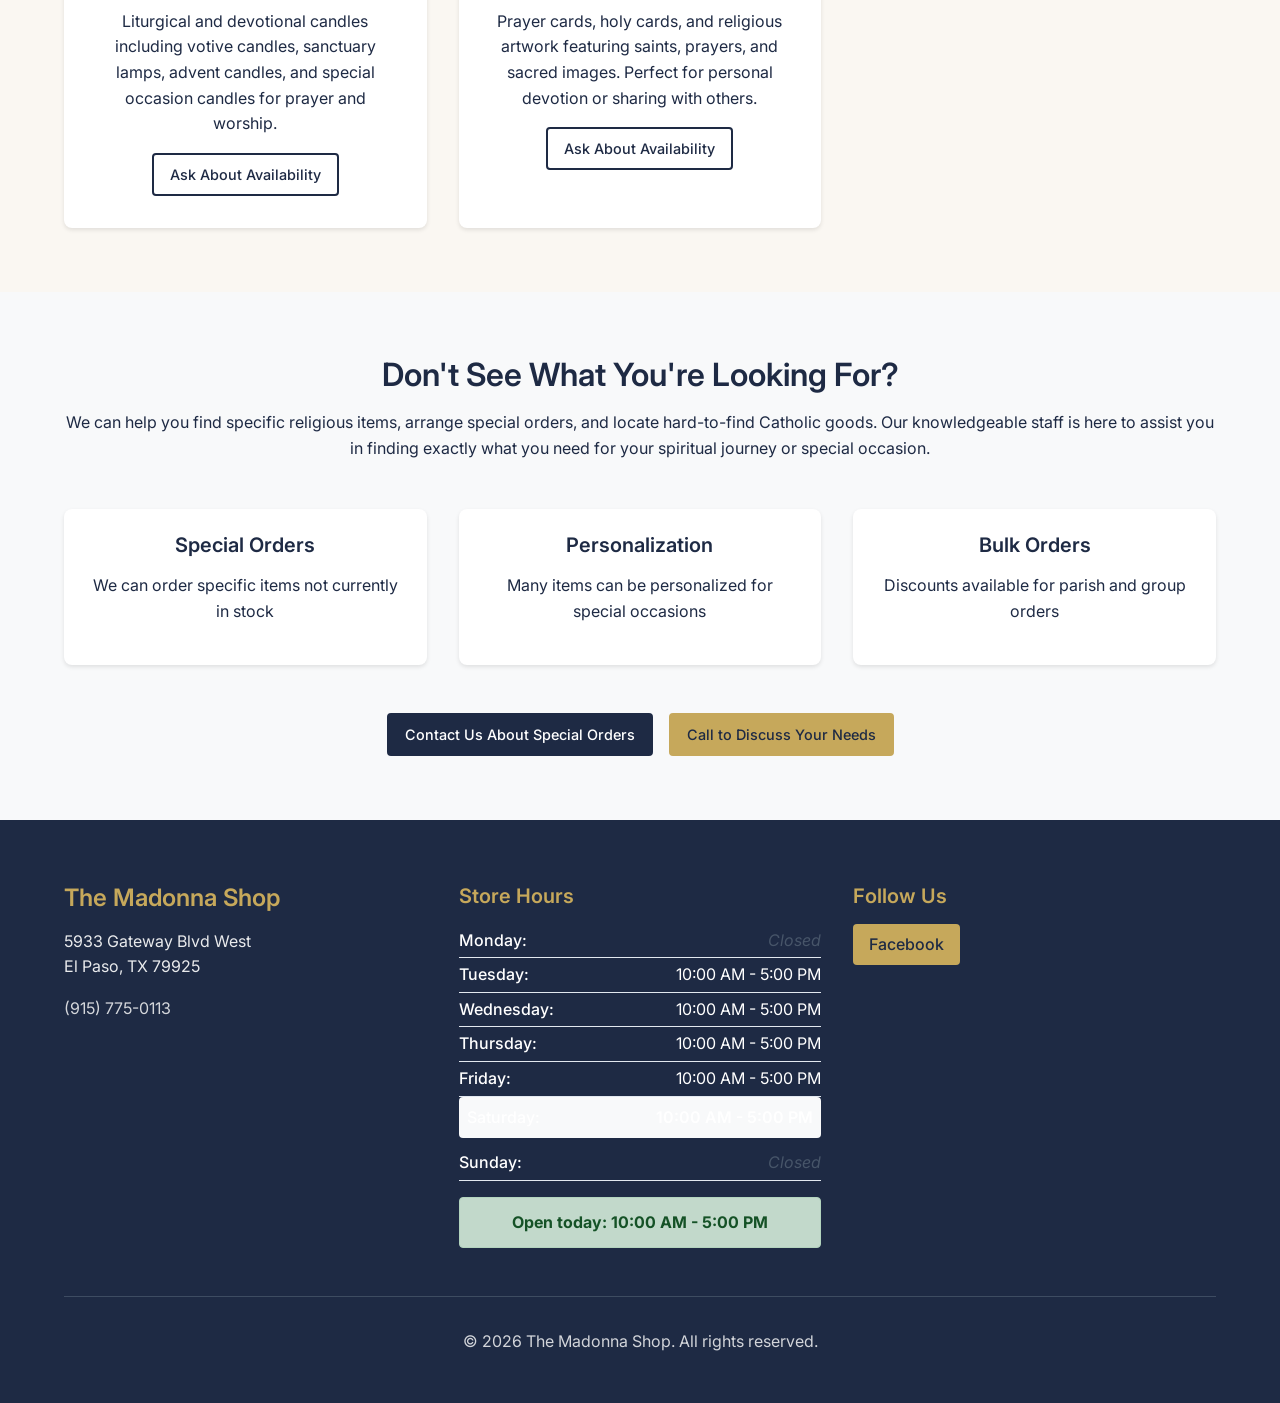
<file: products.html>
<!DOCTYPE html>
<html lang="en">
<head>
    <meta charset="UTF-8">
    <meta name="viewport" content="width=device-width, initial-scale=1.0">
    <title>Catholic Religious Products & Gifts | The Madonna Shop El Paso</title>
    <meta name="description" content="Browse our Catholic religious products including Bibles, rosaries, medals, crucifixes, statues, and sacrament gifts at The Madonna Shop in El Paso, TX.">
    
    <!-- Open Graph -->
    <meta property="og:title" content="Catholic Religious Products & Gifts | The Madonna Shop El Paso">
    <meta property="og:description" content="Browse our Catholic religious products including Bibles, rosaries, medals, crucifixes, statues, and sacrament gifts.">
    <meta property="og:type" content="website">
    <meta property="og:url" content="https://themadonnashop.com/products">
    <meta property="og:image" content="/assets/products-hero.jpg">
    
    <!-- Favicon -->
    <link rel="icon" type="image/x-icon" href="/assets/favicon.ico">
    <link rel="shortcut icon" href="/assets/favicon.ico">
    
    <!-- Fonts -->
    <link rel="preconnect" href="https://fonts.googleapis.com">
    <link rel="preconnect" href="https://fonts.gstatic.com" crossorigin>
    <link href="https://fonts.googleapis.com/css2?family=Inter:wght@300;400;500;600;700&display=swap" rel="stylesheet">
    
    <!-- Styles -->
    <link rel="stylesheet" href="styles.css">
</head>
<body class="products-page">
    <!-- Quick Actions Bar -->
    <div class="quick-actions">
        <div class="container">
            <a href="tel:+19157750113" class="btn btn-primary btn-sm">📞 Call Now</a>
            <a href="https://maps.google.com/?q=5933+Gateway+Blvd+West,+El+Paso,+TX+79925" target="_blank" class="btn btn-secondary btn-sm">📍 Get Directions</a>
        </div>
    </div>

    <!-- Header -->
    <header class="header">
        <div class="container">
            <div class="logo">
                <a href="/">The Madonna Shop</a>
            </div>
            <nav class="nav">
                <a href="/" class="nav-link">Home</a>
                <a href="/about.html" class="nav-link">About</a>
                <a href="/products.html" class="nav-link active">Products</a>
                <a href="/reviews.html" class="nav-link">Reviews</a>
                <a href="/contact.html" class="nav-link">Contact</a>
            </nav>
        </div>
    </header>

    <!-- Page Header -->
    <section class="page-hero">
        <div class="container">
            <h1>Our Catholic Products</h1>
            <p>Discover our thoughtfully curated selection of religious gifts and devotional items</p>
        </div>
    </section>

    <!-- Products Grid -->
    <section class="products-section">
        <div class="container">
            <div class="products-grid">
                <div class="product-category">
                    <div class="category-icon">📖</div>
                    <h3>Bibles</h3>
                    <p>Catholic Bibles in various translations including NAB, NABRE, and Douay-Rheims. Available in different sizes and bindings, perfect for personal study, gifts, or liturgical use.</p>
                    <a href="/contact.html" class="btn btn-outline">Ask About Availability</a>
                </div>

                <div class="product-category">
                    <div class="category-icon">📿</div>
                    <h3>Rosaries</h3>
                    <p>Beautiful handcrafted rosaries in wood, crystal, stone, and precious metals. From simple daily rosaries to heirloom pieces for special occasions and sacraments.</p>
                    <a href="/contact.html" class="btn btn-outline">Ask About Availability</a>
                </div>

                <div class="product-category">
                    <div class="category-icon">✝️</div>
                    <h3>Medals & Crucifixes</h3>
                    <p>Sacred medals of saints, miraculous medals, scapulars, and crucifixes in various styles. Perfect for personal devotion or as meaningful gifts.</p>
                    <a href="/contact.html" class="btn btn-outline">Ask About Availability</a>
                </div>

                <div class="product-category">
                    <div class="category-icon">🗿</div>
                    <h3>Statues</h3>
                    <p>Religious statues of Jesus, Mary, saints, and angels for home, garden, or parish use. Available in various materials and sizes to suit any space.</p>
                    <a href="/contact.html" class="btn btn-outline">Ask About Availability</a>
                </div>

                <div class="product-category">
                    <div class="category-icon">🎁</div>
                    <h3>Sacrament Gifts</h3>
                    <p>Special gifts for Baptism, First Communion, and Confirmation including personalized items, keepsake boxes, prayer books, and commemorative jewelry.</p>
                    <a href="/contact.html" class="btn btn-outline">Ask About Availability</a>
                </div>

                <div class="product-category">
                    <div class="category-icon">📚</div>
                    <h3>Devotional Books</h3>
                    <p>Prayer books, lives of saints, spiritual reading, and Catholic literature for all ages. From daily devotionals to theological works.</p>
                    <a href="/contact.html" class="btn btn-outline">Ask About Availability</a>
                </div>

                <div class="product-category">
                    <div class="category-icon">🕯️</div>
                    <h3>Candles</h3>
                    <p>Liturgical and devotional candles including votive candles, sanctuary lamps, advent candles, and special occasion candles for prayer and worship.</p>
                    <a href="/contact.html" class="btn btn-outline">Ask About Availability</a>
                </div>

                <div class="product-category">
                    <div class="category-icon">🙏</div>
                    <h3>Holy Cards</h3>
                    <p>Prayer cards, holy cards, and religious artwork featuring saints, prayers, and sacred images. Perfect for personal devotion or sharing with others.</p>
                    <a href="/contact.html" class="btn btn-outline">Ask About Availability</a>
                </div>
            </div>
        </div>
    </section>

    <!-- Special Orders Section -->
    <section class="special-orders">
        <div class="container">
            <div class="special-orders-content">
                <h2>Don't See What You're Looking For?</h2>
                <p>We can help you find specific religious items, arrange special orders, and locate hard-to-find Catholic goods. Our knowledgeable staff is here to assist you in finding exactly what you need for your spiritual journey or special occasion.</p>
                
                <div class="special-features">
                    <div class="feature">
                        <h4>Special Orders</h4>
                        <p>We can order specific items not currently in stock</p>
                    </div>
                    <div class="feature">
                        <h4>Personalization</h4>
                        <p>Many items can be personalized for special occasions</p>
                    </div>
                    <div class="feature">
                        <h4>Bulk Orders</h4>
                        <p>Discounts available for parish and group orders</p>
                    </div>
                </div>

                <div class="special-actions">
                    <a href="/contact.html" class="btn btn-primary">Contact Us About Special Orders</a>
                    <a href="tel:+19157750113" class="btn btn-secondary">Call to Discuss Your Needs</a>
                </div>
            </div>
        </div>
    </section>

    <!-- Footer -->
    <footer class="footer">
        <div class="container">
            <div class="footer-content">
                <div class="footer-section">
                    <h3>The Madonna Shop</h3>
                    <p>5933 Gateway Blvd West<br>El Paso, TX 79925</p>
                    <p><a href="tel:+19157750113">(915) 775-0113</a></p>
                </div>
                
                <div class="footer-section">
                    <h4>Store Hours</h4>
                    <div id="footer-hours"></div>
                </div>
                
                <div class="footer-section">
                    <h4>Follow Us</h4>
                    <a href="https://www.facebook.com/p/The-Madonna-Shop-61569876284552/" target="_blank" class="social-link">Facebook</a>
                </div>
            </div>
            
            <div class="footer-bottom">
                <p>&copy; <span id="current-year"></span> The Madonna Shop. All rights reserved.</p>
            </div>
        </div>
    </footer>

    <script src="script.js"></script>
</body>
</html>
</file>
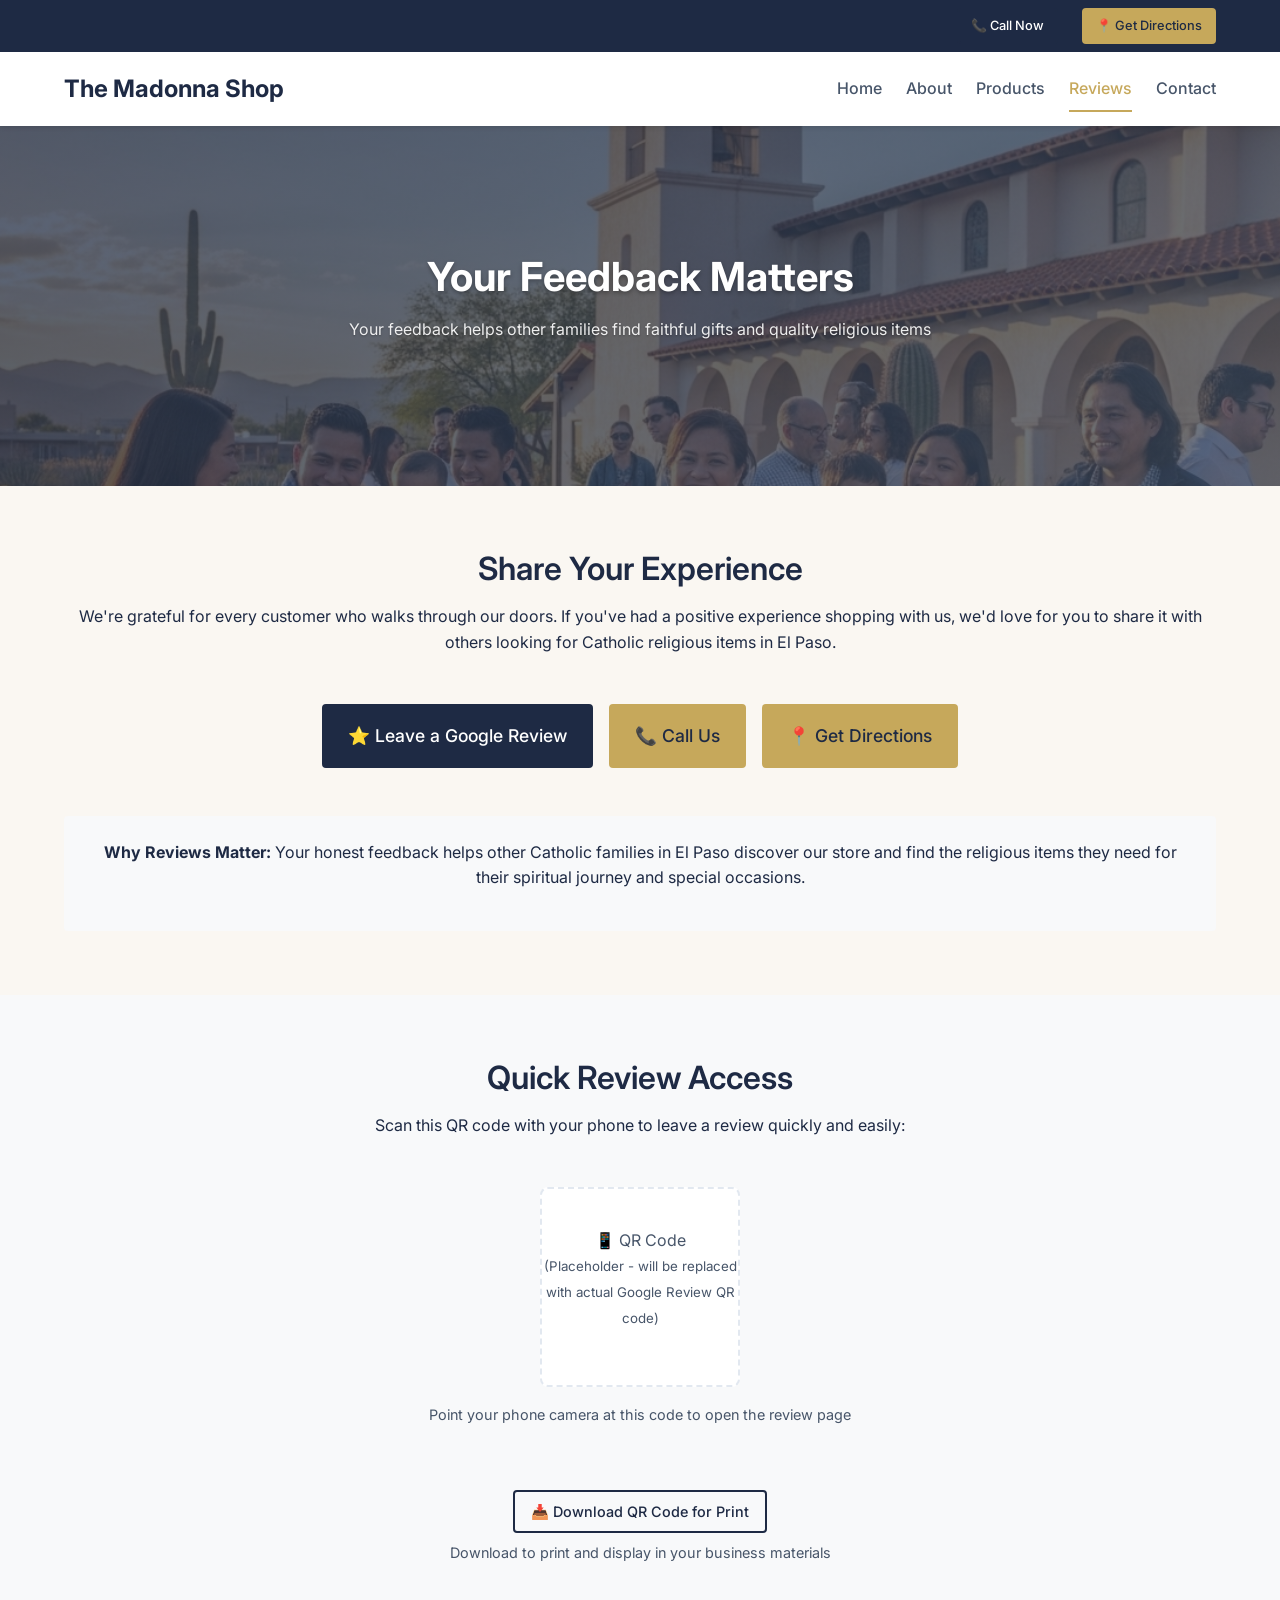
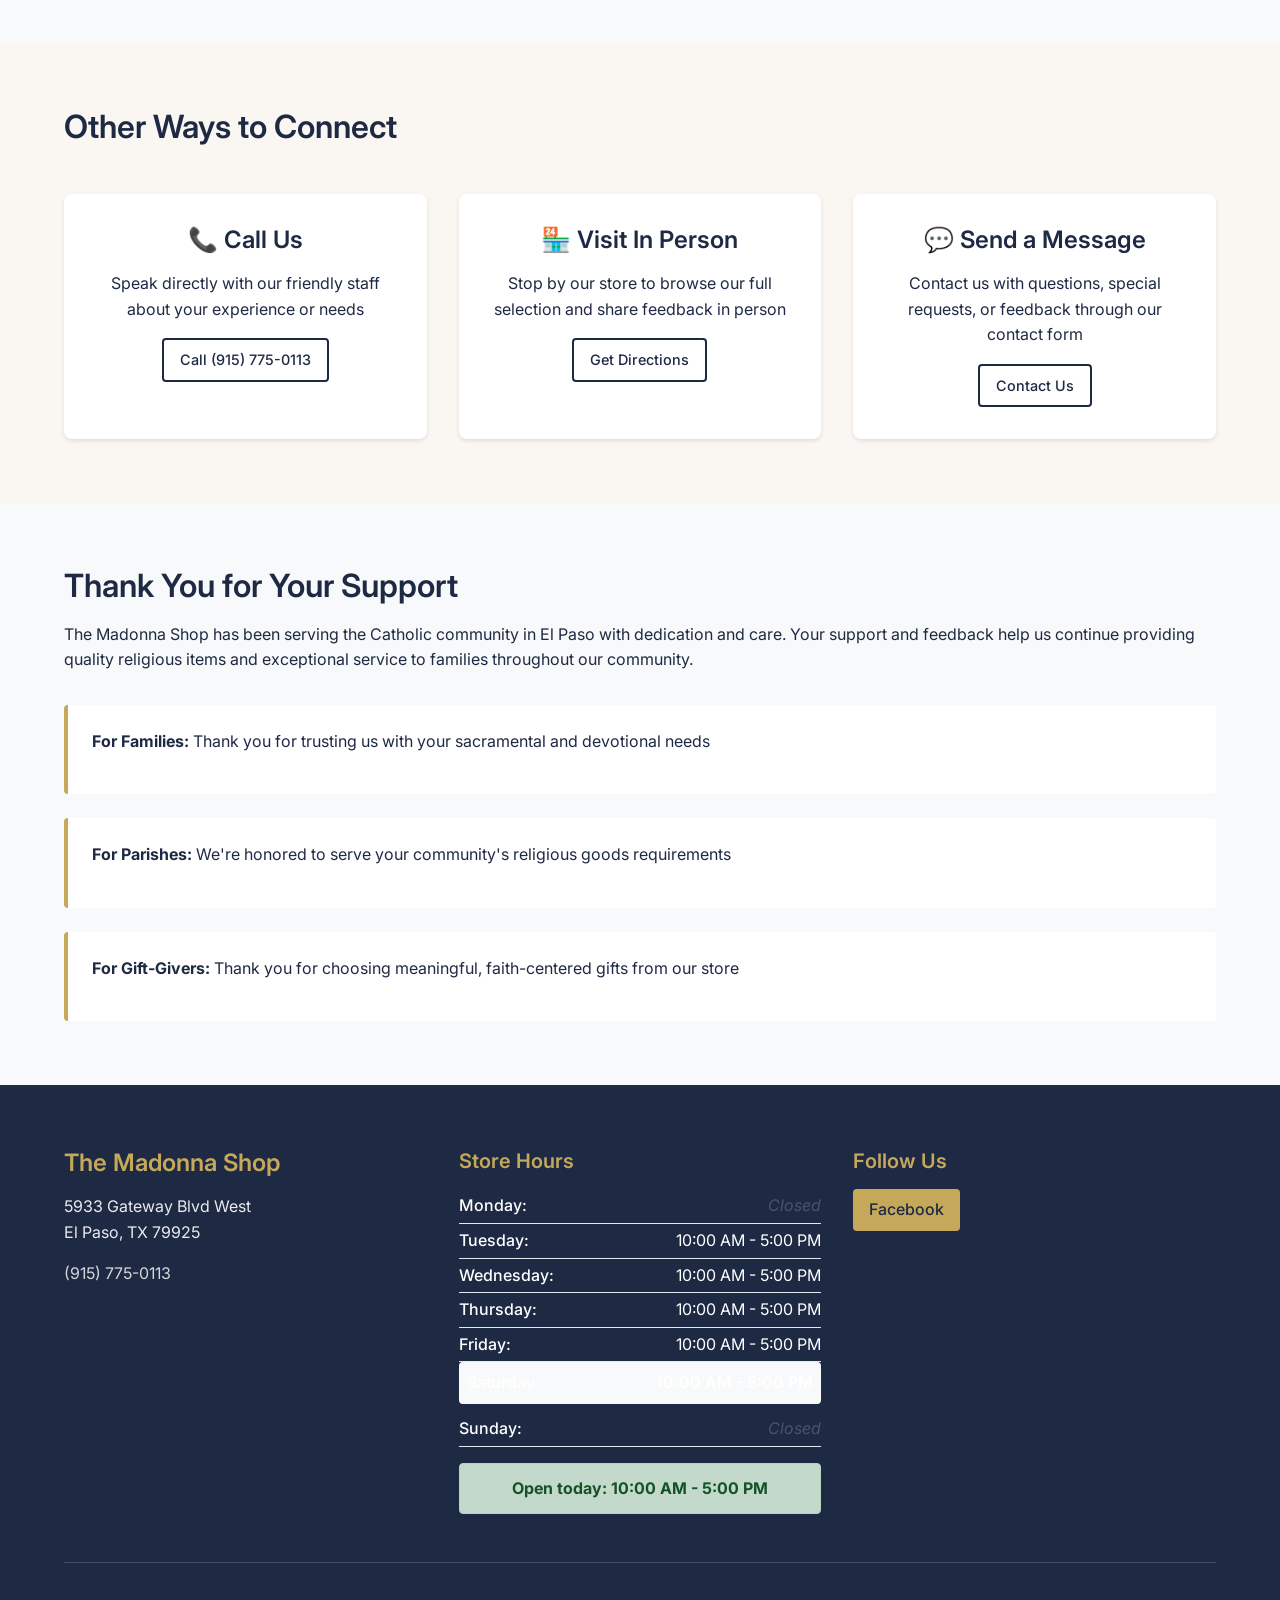
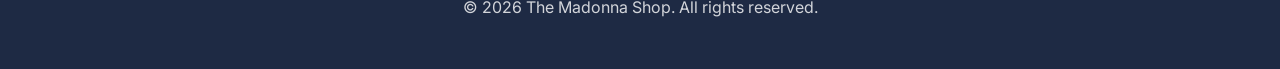
<file: reviews.html>
<!DOCTYPE html>
<html lang="en">
<head>
    <meta charset="UTF-8">
    <meta name="viewport" content="width=device-width, initial-scale=1.0">
    <title>Reviews | The Madonna Shop - Leave a Google Review</title>
    <meta name="description" content="Share your experience at The Madonna Shop. Leave a Google review to help other families find faithful gifts and Catholic religious items in El Paso.">
    
    <!-- Open Graph -->
    <meta property="og:title" content="Reviews | The Madonna Shop - Leave a Google Review">
    <meta property="og:description" content="Share your experience at The Madonna Shop. Leave a Google review to help other families find faithful gifts.">
    <meta property="og:type" content="website">
    <meta property="og:url" content="https://themadonnashop.com/reviews">
    <meta property="og:image" content="/assets/reviews-hero.jpg">
    
    <!-- Favicon -->
    <link rel="icon" type="image/x-icon" href="/assets/favicon.ico">
    <link rel="shortcut icon" href="/assets/favicon.ico">
    
    <!-- Fonts -->
    <link rel="preconnect" href="https://fonts.googleapis.com">
    <link rel="preconnect" href="https://fonts.gstatic.com" crossorigin>
    <link href="https://fonts.googleapis.com/css2?family=Inter:wght@300;400;500;600;700&display=swap" rel="stylesheet">
    
    <!-- Styles -->
    <link rel="stylesheet" href="styles.css">
</head>
<body class="reviews-page">
    <!-- Quick Actions Bar -->
    <div class="quick-actions">
        <div class="container">
            <a href="tel:+19157750113" class="btn btn-primary btn-sm">📞 Call Now</a>
            <a href="https://maps.google.com/?q=5933+Gateway+Blvd+West,+El+Paso,+TX+79925" target="_blank" class="btn btn-secondary btn-sm">📍 Get Directions</a>
        </div>
    </div>

    <!-- Header -->
    <header class="header">
        <div class="container">
            <div class="logo">
                <a href="/">The Madonna Shop</a>
            </div>
            <nav class="nav">
                <a href="/" class="nav-link">Home</a>
                <a href="/about.html" class="nav-link">About</a>
                <a href="/products.html" class="nav-link">Products</a>
                <a href="/reviews.html" class="nav-link active">Reviews</a>
                <a href="/contact.html" class="nav-link">Contact</a>
            </nav>
        </div>
    </header>

    <!-- Page Header -->
    <section class="page-hero">
        <div class="container">
            <h1>Your Feedback Matters</h1>
            <p>Your feedback helps other families find faithful gifts and quality religious items</p>
        </div>
    </section>

    <!-- Review Actions -->
    <section class="review-actions">
        <div class="container">
            <div class="review-content">
                <h2>Share Your Experience</h2>
                <p>We're grateful for every customer who walks through our doors. If you've had a positive experience shopping with us, we'd love for you to share it with others looking for Catholic religious items in El Paso.</p>
                
                <div class="review-buttons">
                    <!-- TODO: Replace placeholder URL with actual Google Business review link -->
                    <a href="https://g.page/r/PLACEHOLDER_REVIEW_URL/review" class="btn btn-primary btn-lg review-btn" id="google-review-btn">⭐ Leave a Google Review</a>
                    <a href="tel:+19157750113" class="btn btn-secondary btn-lg">📞 Call Us</a>
                    <a href="https://maps.google.com/?q=5933+Gateway+Blvd+West,+El+Paso,+TX+79925" target="_blank" class="btn btn-secondary btn-lg">📍 Get Directions</a>
                </div>
                
                <div class="review-note">
                    <p><strong>Why Reviews Matter:</strong> Your honest feedback helps other Catholic families in El Paso discover our store and find the religious items they need for their spiritual journey and special occasions.</p>
                </div>
            </div>
        </div>
    </section>

    <!-- QR Code Section -->
    <section class="qr-section">
        <div class="container">
            <div class="qr-content">
                <h2>Quick Review Access</h2>
                <p>Scan this QR code with your phone to leave a review quickly and easily:</p>
                
                <div class="qr-container">
                    <div class="qr-placeholder">
                        <div class="qr-image">
                            <p>📱 QR Code<br><small>(Placeholder - will be replaced with actual Google Review QR code)</small></p>
                        </div>
                        <p class="qr-instructions">Point your phone camera at this code to open the review page</p>
                    </div>
                </div>
                
                <div class="qr-download">
                    <a href="#" onclick="alert('QR code will be available once Google Business review URL is set up. See admin-notes.md for instructions.'); return false;" class="btn btn-outline">📥 Download QR Code for Print</a>
                    <p class="download-note">Download to print and display in your business materials</p>
                </div>
            </div>
        </div>
    </section>

    <!-- Ways to Connect -->
    <section class="connect-section">
        <div class="container">
            <h2>Other Ways to Connect</h2>
            <div class="connect-grid">
                <div class="connect-item">
                    <h3>📞 Call Us</h3>
                    <p>Speak directly with our friendly staff about your experience or needs</p>
                    <a href="tel:+19157750113" class="btn btn-outline">Call (915) 775-0113</a>
                </div>
                
                <div class="connect-item">
                    <h3>🏪 Visit In Person</h3>
                    <p>Stop by our store to browse our full selection and share feedback in person</p>
                    <a href="https://maps.google.com/?q=5933+Gateway+Blvd+West,+El+Paso,+TX+79925" target="_blank" class="btn btn-outline">Get Directions</a>
                </div>
                
                <div class="connect-item">
                    <h3>💬 Send a Message</h3>
                    <p>Contact us with questions, special requests, or feedback through our contact form</p>
                    <a href="/contact.html" class="btn btn-outline">Contact Us</a>
                </div>
            </div>
        </div>
    </section>

    <!-- Thank You Section -->
    <section class="thank-you-section">
        <div class="container">
            <div class="thank-you-content">
                <h2>Thank You for Your Support</h2>
                <p>The Madonna Shop has been serving the Catholic community in El Paso with dedication and care. Your support and feedback help us continue providing quality religious items and exceptional service to families throughout our community.</p>
                
                <div class="gratitude-points">
                    <div class="gratitude-item">
                        <p><strong>For Families:</strong> Thank you for trusting us with your sacramental and devotional needs</p>
                    </div>
                    <div class="gratitude-item">
                        <p><strong>For Parishes:</strong> We're honored to serve your community's religious goods requirements</p>
                    </div>
                    <div class="gratitude-item">
                        <p><strong>For Gift-Givers:</strong> Thank you for choosing meaningful, faith-centered gifts from our store</p>
                    </div>
                </div>
            </div>
        </div>
    </section>

    <!-- Footer -->
    <footer class="footer">
        <div class="container">
            <div class="footer-content">
                <div class="footer-section">
                    <h3>The Madonna Shop</h3>
                    <p>5933 Gateway Blvd West<br>El Paso, TX 79925</p>
                    <p><a href="tel:+19157750113">(915) 775-0113</a></p>
                </div>
                
                <div class="footer-section">
                    <h4>Store Hours</h4>
                    <div id="footer-hours"></div>
                </div>
                
                <div class="footer-section">
                    <h4>Follow Us</h4>
                    <a href="https://www.facebook.com/p/The-Madonna-Shop-61569876284552/" target="_blank" class="social-link">Facebook</a>
                </div>
            </div>
            
            <div class="footer-bottom">
                <p>&copy; <span id="current-year"></span> The Madonna Shop. All rights reserved.</p>
            </div>
        </div>
    </footer>

    <script src="script.js"></script>
</body>
</html>
</file>
<file: styles.css>
/* The Madonna Shop - CSS Styles */

/* CSS Variables - Catholic Store Color Scheme */
:root {
    --navy: #1E2A44;
    --gold: #C6A85B;
    --ivory: #FAF7F2;
    --slate: #475569;
    --white: #ffffff;
    --light-gray: #f8f9fa;
    --border-color: #e2e8f0;
    --shadow: 0 2px 4px rgba(0, 0, 0, 0.1);
    --shadow-hover: 0 4px 8px rgba(0, 0, 0, 0.15);
    
    /* Typography */
    --font-family: 'Inter', -apple-system, BlinkMacSystemFont, 'Segoe UI', Roboto, sans-serif;
    --font-size-base: 16px;
    --line-height-base: 1.6;
    
    /* Spacing */
    --spacing-xs: 0.5rem;
    --spacing-sm: 1rem;
    --spacing-md: 1.5rem;
    --spacing-lg: 2rem;
    --spacing-xl: 3rem;
    --spacing-xxl: 4rem;
    
    /* Breakpoints */
    --mobile: 480px;
    --tablet: 768px;
    --desktop: 1024px;
    --large: 1200px;
}

/* Reset and Base Styles */
* {
    margin: 0;
    padding: 0;
    box-sizing: border-box;
}

html {
    scroll-behavior: smooth;
}

body {
    font-family: var(--font-family);
    font-size: var(--font-size-base);
    line-height: var(--line-height-base);
    color: var(--navy);
    background-color: var(--ivory);
}

/* Container */
.container {
    width: 100%;
    max-width: 1200px;
    margin: 0 auto;
    padding: 0 var(--spacing-sm);
}

@media (min-width: 768px) {
    .container {
        padding: 0 var(--spacing-md);
    }
}

/* Typography */
h1, h2, h3, h4, h5, h6 {
    font-weight: 600;
    line-height: 1.2;
    margin-bottom: var(--spacing-sm);
    color: var(--navy);
}

h1 {
    font-size: 2.5rem;
    font-weight: 700;
}

h2 {
    font-size: 2rem;
}

h3 {
    font-size: 1.5rem;
}

h4 {
    font-size: 1.25rem;
}

p {
    margin-bottom: var(--spacing-sm);
}

a {
    color: var(--gold);
    text-decoration: none;
    transition: color 0.3s ease;
}

a:hover {
    color: var(--navy);
    text-decoration: underline;
}

/* Buttons */
.btn {
    display: inline-block;
    padding: var(--spacing-xs) var(--spacing-sm);
    background-color: var(--navy);
    color: var(--white);
    border: 2px solid var(--navy);
    border-radius: 4px;
    font-weight: 500;
    text-align: center;
    text-decoration: none;
    cursor: pointer;
    transition: all 0.3s ease;
    font-size: 0.9rem;
}

.btn:hover {
    background-color: var(--gold);
    border-color: var(--gold);
    color: var(--navy);
    text-decoration: none;
    transform: translateY(-1px);
    box-shadow: var(--shadow-hover);
}

.btn-primary {
    background-color: var(--navy);
    border-color: var(--navy);
    color: var(--white);
}

.btn-secondary {
    background-color: var(--gold);
    border-color: var(--gold);
    color: var(--navy);
}

.btn-secondary:hover {
    background-color: var(--navy);
    border-color: var(--navy);
    color: var(--white);
}

.btn-outline {
    background-color: transparent;
    color: var(--navy);
    border-color: var(--navy);
}

.btn-outline:hover {
    background-color: var(--navy);
    color: var(--white);
}

.btn-sm {
    padding: 0.375rem 0.75rem;
    font-size: 0.8rem;
}

.btn-lg {
    padding: var(--spacing-sm) var(--spacing-md);
    font-size: 1.1rem;
}

/* Quick Actions Bar */
.quick-actions {
    background-color: var(--navy);
    color: var(--white);
    padding: var(--spacing-xs) 0;
    position: sticky;
    top: 0;
    z-index: 100;
}

.quick-actions .container {
    display: flex;
    justify-content: center;
    gap: var(--spacing-md);
}

@media (min-width: 768px) {
    .quick-actions .container {
        justify-content: flex-end;
    }
}

@media (max-width: 767px) {
    .quick-actions .container {
        flex-direction: column;
        align-items: center;
        gap: var(--spacing-sm);
    }
    
    .quick-actions .btn {
        width: 100%;
        max-width: 250px;
    }
}

/* Header */
.header {
    background-color: var(--white);
    box-shadow: var(--shadow);
    padding: var(--spacing-sm) 0;
    position: sticky;
    top: 40px;
    z-index: 90;
}

.header .container {
    display: flex;
    align-items: center;
    justify-content: space-between;
}

.logo a {
    font-size: 1.5rem;
    font-weight: 700;
    color: var(--navy);
    text-decoration: none;
}

.logo a:hover {
    color: var(--gold);
    text-decoration: none;
}

.nav {
    display: flex;
    gap: var(--spacing-md);
}

.nav-link {
    color: var(--slate);
    font-weight: 500;
    padding: var(--spacing-xs) 0;
    position: relative;
}

.nav-link:hover,
.nav-link.active {
    color: var(--gold);
    text-decoration: none;
}

.nav-link.active::after {
    content: '';
    position: absolute;
    bottom: -2px;
    left: 0;
    right: 0;
    height: 2px;
    background-color: var(--gold);
}

@media (max-width: 767px) {
    .nav {
        gap: var(--spacing-sm);
        font-size: 0.9rem;
    }
}

/* Hero Section */
.hero {
    background: linear-gradient(135deg, rgba(30, 42, 68, 0.85) 0%, rgba(71, 85, 105, 0.85) 100%), url('assets/hero-image.jpg');
    background-size: cover;
    background-position: center;
    background-attachment: fixed;
    color: var(--white);
    padding: var(--spacing-xxl) 0;
    text-align: center;
    min-height: 60vh;
    display: flex;
    align-items: center;
}

.hero-content h1 {
    color: var(--white);
    margin-bottom: var(--spacing-md);
}

.hero-subtitle {
    font-size: 1.2rem;
    margin-bottom: var(--spacing-xl);
    opacity: 0.9;
}

.hero-actions {
    display: flex;
    gap: var(--spacing-md);
    justify-content: center;
    flex-wrap: wrap;
}

.hero-content {
    width: 100%;
}

@media (max-width: 767px) {
    .hero {
        padding: var(--spacing-xl) 0;
        background-attachment: scroll;
        min-height: 50vh;
    }
    
    .hero h1 {
        font-size: 2rem;
    }
    
    .hero-subtitle {
        font-size: 1.1rem;
    }
    
    .hero-actions {
        flex-direction: column;
        align-items: center;
        gap: var(--spacing-md);
    }
    
    .hero-actions .btn {
        width: 100%;
        max-width: 300px;
        padding: var(--spacing-md) var(--spacing-lg);
    }
}

/* Page Hero (for internal pages) */
.page-hero {
    background: linear-gradient(135deg, rgba(30, 42, 68, 0.75) 0%, rgba(71, 85, 105, 0.75) 100%), var(--light-gray);
    background-size: cover;
    background-position: center;
    background-attachment: fixed;
    padding: var(--spacing-xxl) 0;
    text-align: center;
    color: var(--white);
    min-height: 40vh;
    display: flex;
    align-items: center;
}

.page-hero .container {
    width: 100%;
}

.page-hero h1 {
    margin-bottom: var(--spacing-sm);
    color: var(--white);
    text-shadow: 0 2px 4px rgba(0, 0, 0, 0.3);
}

.page-hero p {
    color: var(--white);
    opacity: 0.9;
    text-shadow: 0 1px 2px rgba(0, 0, 0, 0.3);
}

/* Page-specific hero backgrounds */
.about-page .page-hero {
    background-image: linear-gradient(135deg, rgba(30, 42, 68, 0.75) 0%, rgba(71, 85, 105, 0.75) 100%), url('assets/about-hero.jpg');
}

.products-page .page-hero {
    background-image: linear-gradient(135deg, rgba(30, 42, 68, 0.75) 0%, rgba(71, 85, 105, 0.75) 100%), url('assets/products-hero.jpg');
}

.contact-page .page-hero {
    background-image: linear-gradient(135deg, rgba(30, 42, 68, 0.75) 0%, rgba(71, 85, 105, 0.75) 100%), url('assets/contact-hero.jpg');
}

.reviews-page .page-hero {
    background-image: linear-gradient(135deg, rgba(30, 42, 68, 0.75) 0%, rgba(71, 85, 105, 0.75) 100%), url('assets/reviews-hero.jpg');
}

.privacy-page .page-hero {
    background-image: linear-gradient(135deg, rgba(30, 42, 68, 0.75) 0%, rgba(71, 85, 105, 0.75) 100%), url('assets/privacy-hero.jpg');
}

@media (max-width: 767px) {
    .page-hero {
        background-attachment: scroll;
        min-height: 30vh;
        padding: var(--spacing-lg) 0;
    }
}

/* Sections */
.popular-items,
.why-shop,
.visit-us,
.about-content,
.products-section,
.contact-content,
.review-actions,
.privacy-content {
    padding: var(--spacing-xxl) 0;
}

/* Grid Layouts */
.items-grid,
.benefits-grid,
.products-grid {
    display: grid;
    grid-template-columns: repeat(auto-fit, minmax(280px, 1fr));
    gap: var(--spacing-lg);
    margin-top: var(--spacing-xl);
}

.item-card,
.benefit,
.product-category {
    background-color: var(--white);
    padding: var(--spacing-lg);
    border-radius: 8px;
    box-shadow: var(--shadow);
    text-align: center;
    transition: transform 0.3s ease, box-shadow 0.3s ease;
}

.item-card:hover,
.benefit:hover,
.product-category:hover {
    transform: translateY(-4px);
    box-shadow: var(--shadow-hover);
}

.item-icon,
.benefit-icon,
.category-icon {
    font-size: 3rem;
    margin-bottom: var(--spacing-sm);
    display: block;
}

/* Visit Us Section */
.visit-content {
    display: grid;
    grid-template-columns: 1fr;
    gap: var(--spacing-xl);
    align-items: start;
}

@media (min-width: 768px) {
    .visit-content {
        grid-template-columns: 1fr 1fr;
    }
}

.contact-info {
    display: grid;
    gap: var(--spacing-md);
    margin: var(--spacing-lg) 0;
}

.contact-item {
    padding: var(--spacing-sm);
    background-color: var(--white);
    border-radius: 4px;
    border-left: 4px solid var(--gold);
}

.visit-actions {
    display: flex;
    gap: var(--spacing-sm);
    flex-wrap: wrap;
}

.visit-map iframe {
    border-radius: 8px;
    width: 100%;
}

/* About Page Styles */
.about-grid {
    display: grid;
    grid-template-columns: 1fr;
    gap: var(--spacing-xl);
    margin-top: var(--spacing-xl);
}

@media (min-width: 768px) {
    .about-grid {
        grid-template-columns: 2fr 1fr;
    }
}

.about-values {
    margin-top: var(--spacing-lg);
    padding: var(--spacing-lg);
    background-color: var(--light-gray);
    border-radius: 8px;
}

.about-values ul {
    list-style: none;
    margin-top: var(--spacing-sm);
}

.about-values li {
    padding: var(--spacing-xs) 0;
    border-bottom: 1px solid var(--border-color);
}

.about-values li:last-child {
    border-bottom: none;
}

.placeholder-image {
    background-color: var(--light-gray);
    border: 2px dashed var(--border-color);
    padding: var(--spacing-xxl);
    text-align: center;
    border-radius: 8px;
    color: var(--slate);
}

/* FAQ Section */
.faq-section {
    background-color: var(--light-gray);
    padding: var(--spacing-xxl) 0;
}

.faq-grid {
    display: grid;
    grid-template-columns: repeat(auto-fit, minmax(300px, 1fr));
    gap: var(--spacing-lg);
    margin-top: var(--spacing-xl);
}

.faq-item {
    background-color: var(--white);
    padding: var(--spacing-lg);
    border-radius: 8px;
    box-shadow: var(--shadow);
}

/* Contact Page Styles */
.contact-actions {
    background-color: var(--light-gray);
    padding: var(--spacing-lg) 0;
    text-align: center;
}

.action-buttons {
    display: flex;
    gap: var(--spacing-sm);
    justify-content: center;
    flex-wrap: wrap;
}

.contact-grid {
    display: grid;
    grid-template-columns: 1fr;
    gap: var(--spacing-xl);
    margin-top: var(--spacing-xl);
}

@media (min-width: 768px) {
    .contact-grid {
        grid-template-columns: 1fr 1fr;
    }
}

.contact-card {
    background-color: var(--white);
    padding: var(--spacing-lg);
    border-radius: 8px;
    box-shadow: var(--shadow);
}

.info-item {
    margin-bottom: var(--spacing-md);
    padding-bottom: var(--spacing-md);
    border-bottom: 1px solid var(--border-color);
}

.info-item:last-child {
    border-bottom: none;
    margin-bottom: 0;
}

/* Contact Form */
.contact-form {
    background-color: var(--white);
    padding: var(--spacing-lg);
    border-radius: 8px;
    box-shadow: var(--shadow);
}

.form-group {
    margin-bottom: var(--spacing-md);
}

.form-group label {
    display: block;
    margin-bottom: var(--spacing-xs);
    font-weight: 500;
    color: var(--navy);
}

.form-group input,
.form-group textarea {
    width: 100%;
    padding: var(--spacing-sm);
    border: 2px solid var(--border-color);
    border-radius: 4px;
    font-family: inherit;
    font-size: inherit;
    transition: border-color 0.3s ease;
}

.form-group input:focus,
.form-group textarea:focus {
    outline: none;
    border-color: var(--gold);
}

.success-message {
    background-color: #d4edda;
    color: #155724;
    padding: var(--spacing-md);
    border-radius: 4px;
    border: 1px solid #c3e6cb;
    margin-top: var(--spacing-md);
}

/* Map Section */
.map-section {
    background-color: var(--light-gray);
    padding: var(--spacing-xxl) 0;
}

.map-container {
    margin-top: var(--spacing-lg);
    border-radius: 8px;
    overflow: hidden;
    box-shadow: var(--shadow);
}

/* Reviews Page Styles */
.review-actions {
    text-align: center;
}

.review-buttons {
    display: flex;
    gap: var(--spacing-sm);
    justify-content: center;
    flex-wrap: wrap;
    margin: var(--spacing-xl) 0;
}

.review-note {
    background-color: var(--light-gray);
    padding: var(--spacing-md);
    border-radius: 4px;
    margin-top: var(--spacing-lg);
}

.qr-section {
    background-color: var(--light-gray);
    padding: var(--spacing-xxl) 0;
}

.qr-content {
    text-align: center;
}

.qr-container {
    margin: var(--spacing-xl) 0;
}

.qr-placeholder {
    display: inline-block;
}

.qr-image {
    width: 200px;
    height: 200px;
    background-color: var(--white);
    border: 2px dashed var(--border-color);
    display: flex;
    align-items: center;
    justify-content: center;
    text-align: center;
    margin: 0 auto var(--spacing-sm);
    border-radius: 8px;
    color: var(--slate);
}

.qr-instructions {
    color: var(--slate);
    font-size: 0.9rem;
}

.qr-download {
    margin-top: var(--spacing-lg);
}

.download-note {
    font-size: 0.9rem;
    color: var(--slate);
    margin-top: var(--spacing-xs);
}

.connect-section {
    padding: var(--spacing-xxl) 0;
}

.connect-grid {
    display: grid;
    grid-template-columns: repeat(auto-fit, minmax(280px, 1fr));
    gap: var(--spacing-lg);
    margin-top: var(--spacing-xl);
}

.connect-item {
    background-color: var(--white);
    padding: var(--spacing-lg);
    border-radius: 8px;
    box-shadow: var(--shadow);
    text-align: center;
}

.thank-you-section {
    background-color: var(--light-gray);
    padding: var(--spacing-xxl) 0;
}

.gratitude-points {
    display: grid;
    gap: var(--spacing-md);
    margin-top: var(--spacing-lg);
}

.gratitude-item {
    background-color: var(--white);
    padding: var(--spacing-md);
    border-radius: 4px;
    border-left: 4px solid var(--gold);
}

/* Privacy Page */
.privacy-text {
    max-width: 800px;
    margin: 0 auto;
    line-height: 1.7;
}

.privacy-text h2 {
    margin-top: var(--spacing-xl);
    margin-bottom: var(--spacing-md);
    color: var(--navy);
}

.privacy-text h3 {
    margin-top: var(--spacing-lg);
    margin-bottom: var(--spacing-sm);
    color: var(--slate);
}

.privacy-text ul {
    margin-bottom: var(--spacing-md);
    padding-left: var(--spacing-lg);
}

.privacy-text li {
    margin-bottom: var(--spacing-xs);
}

.contact-details {
    background-color: var(--light-gray);
    padding: var(--spacing-md);
    border-radius: 4px;
    margin: var(--spacing-lg) 0;
}

/* CTA Sections */
.cta-section {
    background: linear-gradient(135deg, var(--navy) 0%, var(--slate) 100%);
    color: var(--white);
    padding: var(--spacing-xxl) 0;
    text-align: center;
}

.cta-content h2 {
    color: var(--white);
    margin-bottom: var(--spacing-md);
}

.cta-content p {
    font-size: 1.1rem;
    margin-bottom: var(--spacing-xl);
    opacity: 0.9;
}

.cta-actions {
    display: flex;
    gap: var(--spacing-sm);
    justify-content: center;
    flex-wrap: wrap;
}

.special-orders {
    background-color: var(--light-gray);
    padding: var(--spacing-xxl) 0;
}

.special-orders-content {
    text-align: center;
}

.special-features {
    display: grid;
    grid-template-columns: repeat(auto-fit, minmax(250px, 1fr));
    gap: var(--spacing-lg);
    margin: var(--spacing-xl) 0;
}

.feature {
    background-color: var(--white);
    padding: var(--spacing-md);
    border-radius: 8px;
    box-shadow: var(--shadow);
}

.special-actions {
    display: flex;
    gap: var(--spacing-sm);
    justify-content: center;
    flex-wrap: wrap;
    margin-top: var(--spacing-xl);
}

/* Footer */
.footer {
    background-color: var(--navy);
    color: var(--white);
    padding: var(--spacing-xxl) 0 var(--spacing-lg);
}

.footer-content {
    display: grid;
    grid-template-columns: repeat(auto-fit, minmax(250px, 1fr));
    gap: var(--spacing-lg);
    margin-bottom: var(--spacing-lg);
}

.footer-section h3,
.footer-section h4 {
    color: var(--gold);
    margin-bottom: var(--spacing-sm);
}

.footer-section p,
.footer-section a {
    color: var(--white);
    opacity: 0.9;
}

.footer-section a:hover {
    opacity: 1;
    color: var(--gold);
    text-decoration: none;
}

.social-link {
    display: inline-block;
    padding: var(--spacing-xs) var(--spacing-sm);
    background-color: var(--gold);
    color: var(--navy) !important;
    border-radius: 4px;
    font-weight: 500;
    transition: all 0.3s ease;
    opacity: 1 !important;
}

.social-link:hover {
    background-color: var(--white);
    transform: translateY(-1px);
    text-decoration: none;
}

.footer-bottom {
    text-align: center;
    padding-top: var(--spacing-lg);
    border-top: 1px solid var(--slate);
    color: var(--white);
    opacity: 0.8;
}

/* Responsive Typography */
@media (max-width: 767px) {
    h1 {
        font-size: 2rem;
    }
    
    h2 {
        font-size: 1.75rem;
    }
    
    h3 {
        font-size: 1.25rem;
    }
    
    .items-grid,
    .benefits-grid,
    .products-grid {
        grid-template-columns: 1fr;
    }
}

/* Accessibility */
.btn:focus,
input:focus,
textarea:focus {
    outline: 2px solid var(--gold);
    outline-offset: 2px;
}

/* Print Styles */
@media print {
    .quick-actions,
    .header,
    .footer {
        display: none;
    }
    
    body {
        background-color: white;
        color: black;
    }
    
    .hero {
        background: none;
        color: black;
    }
}
</file>
